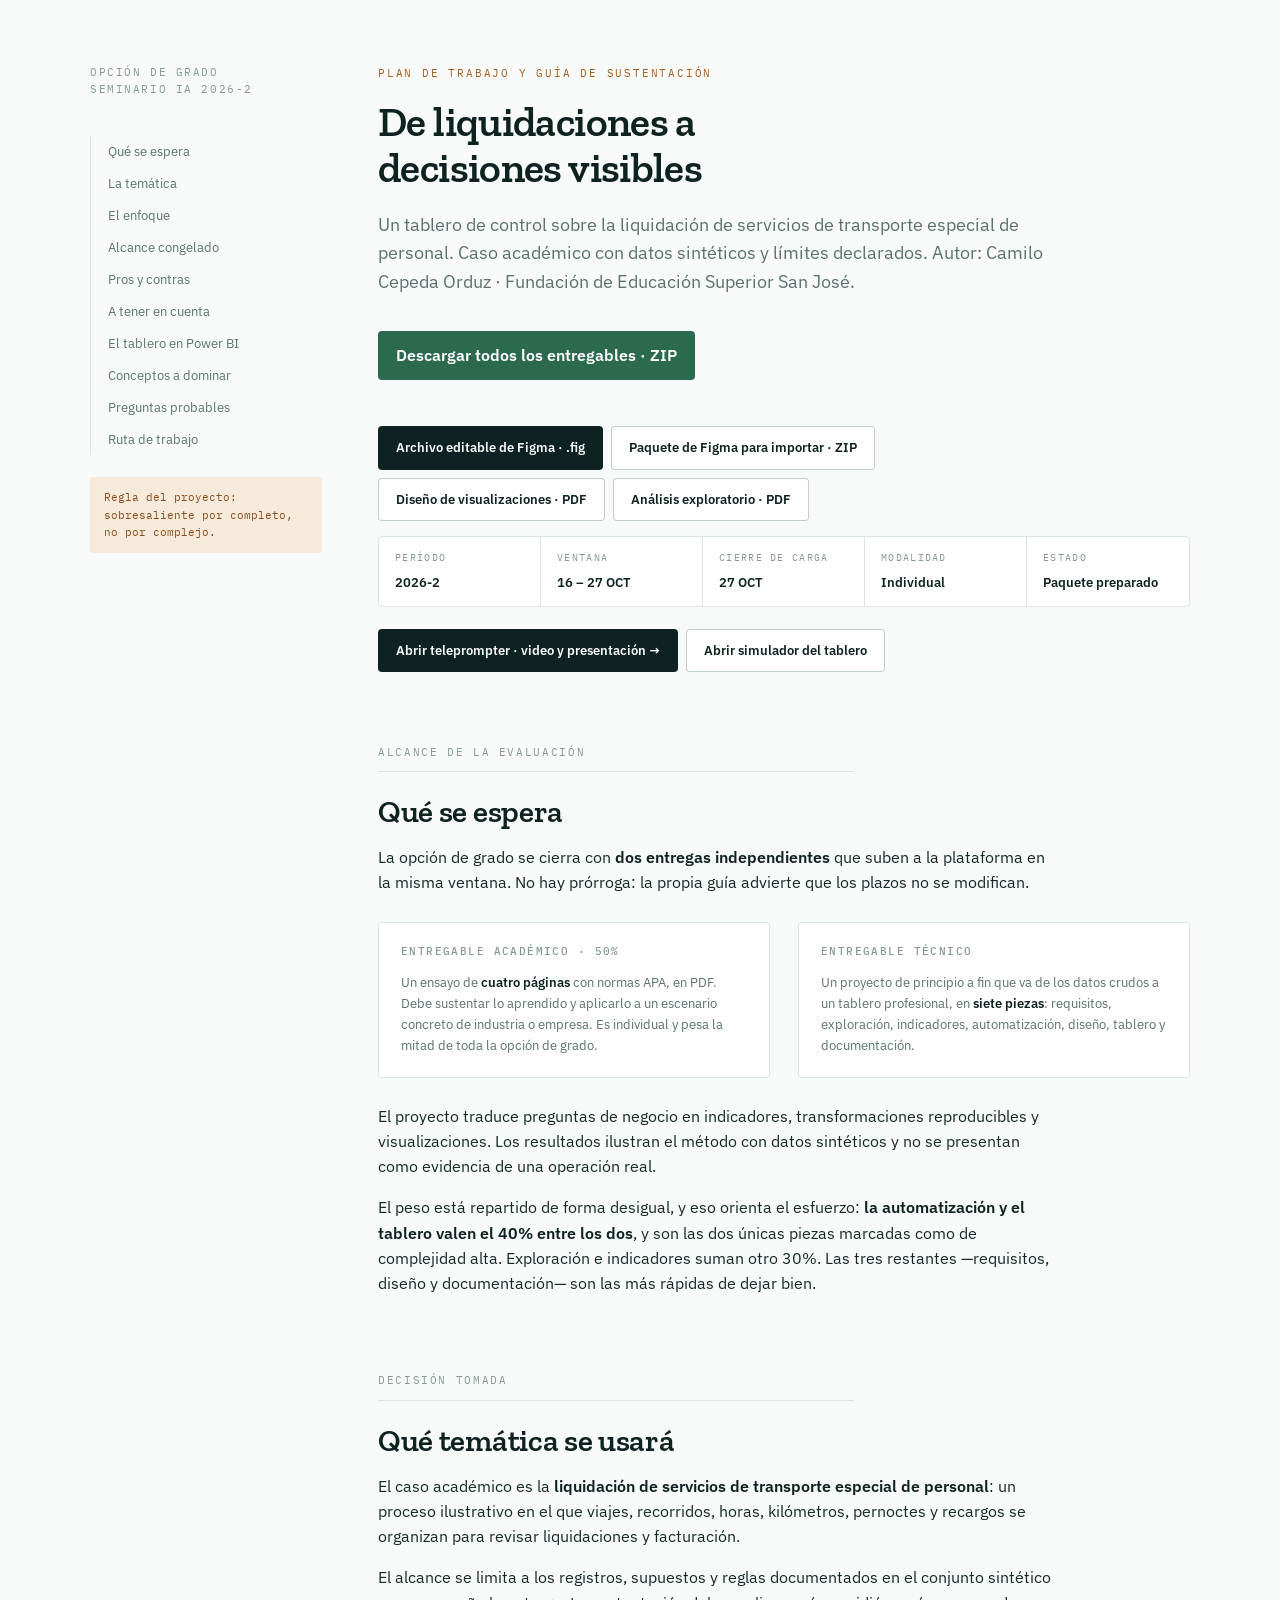
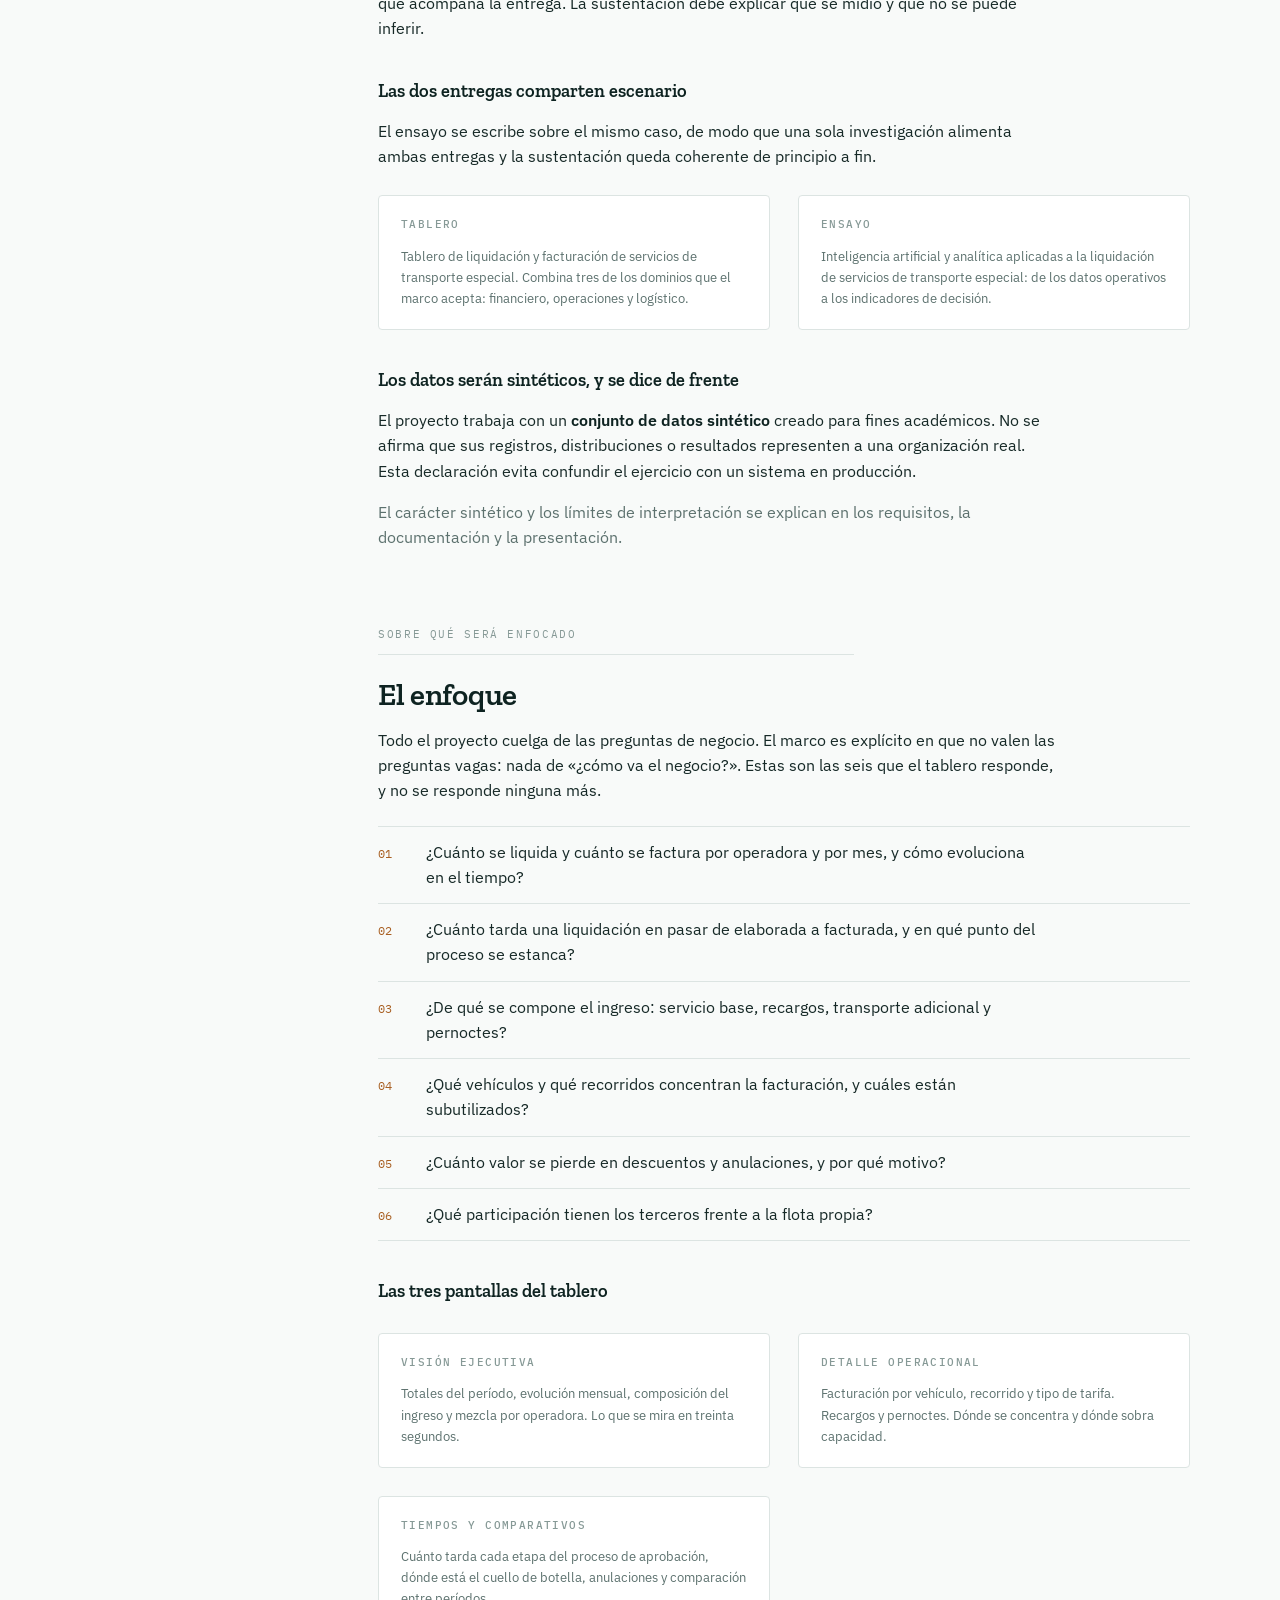
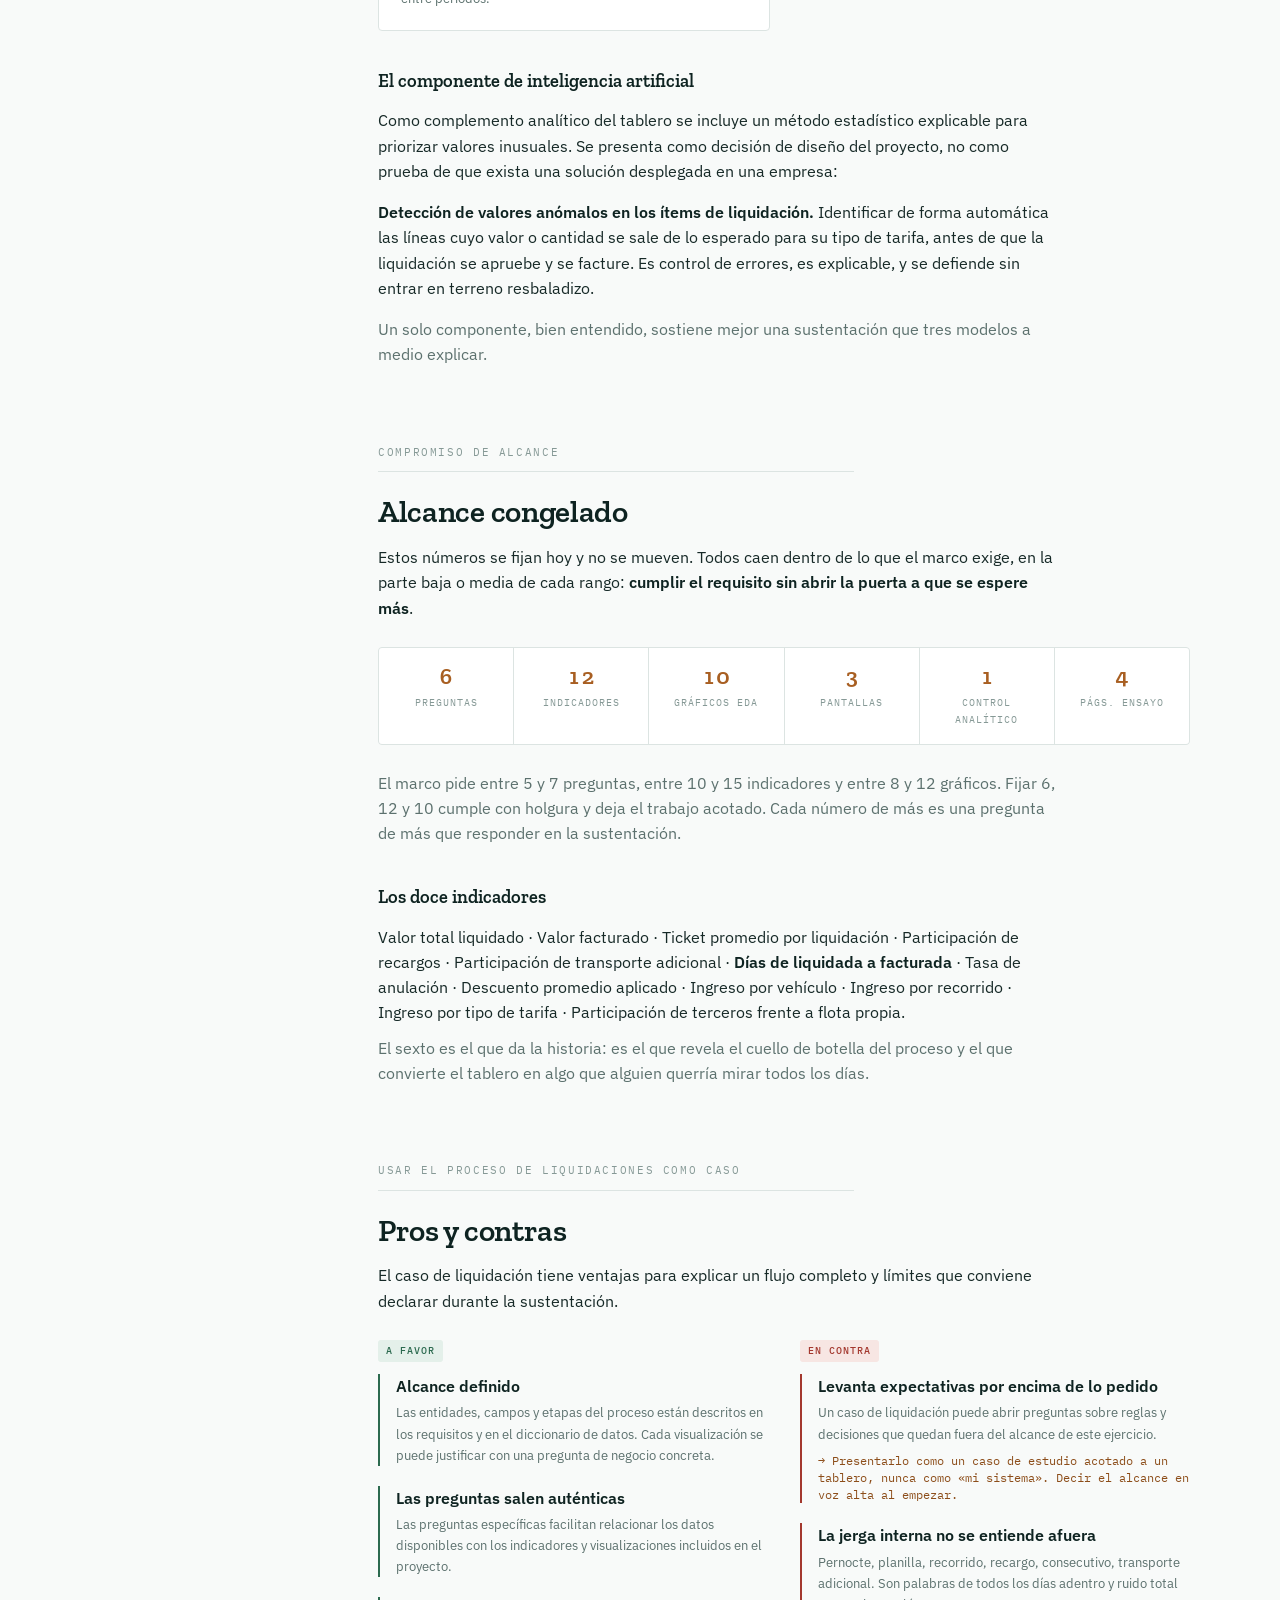
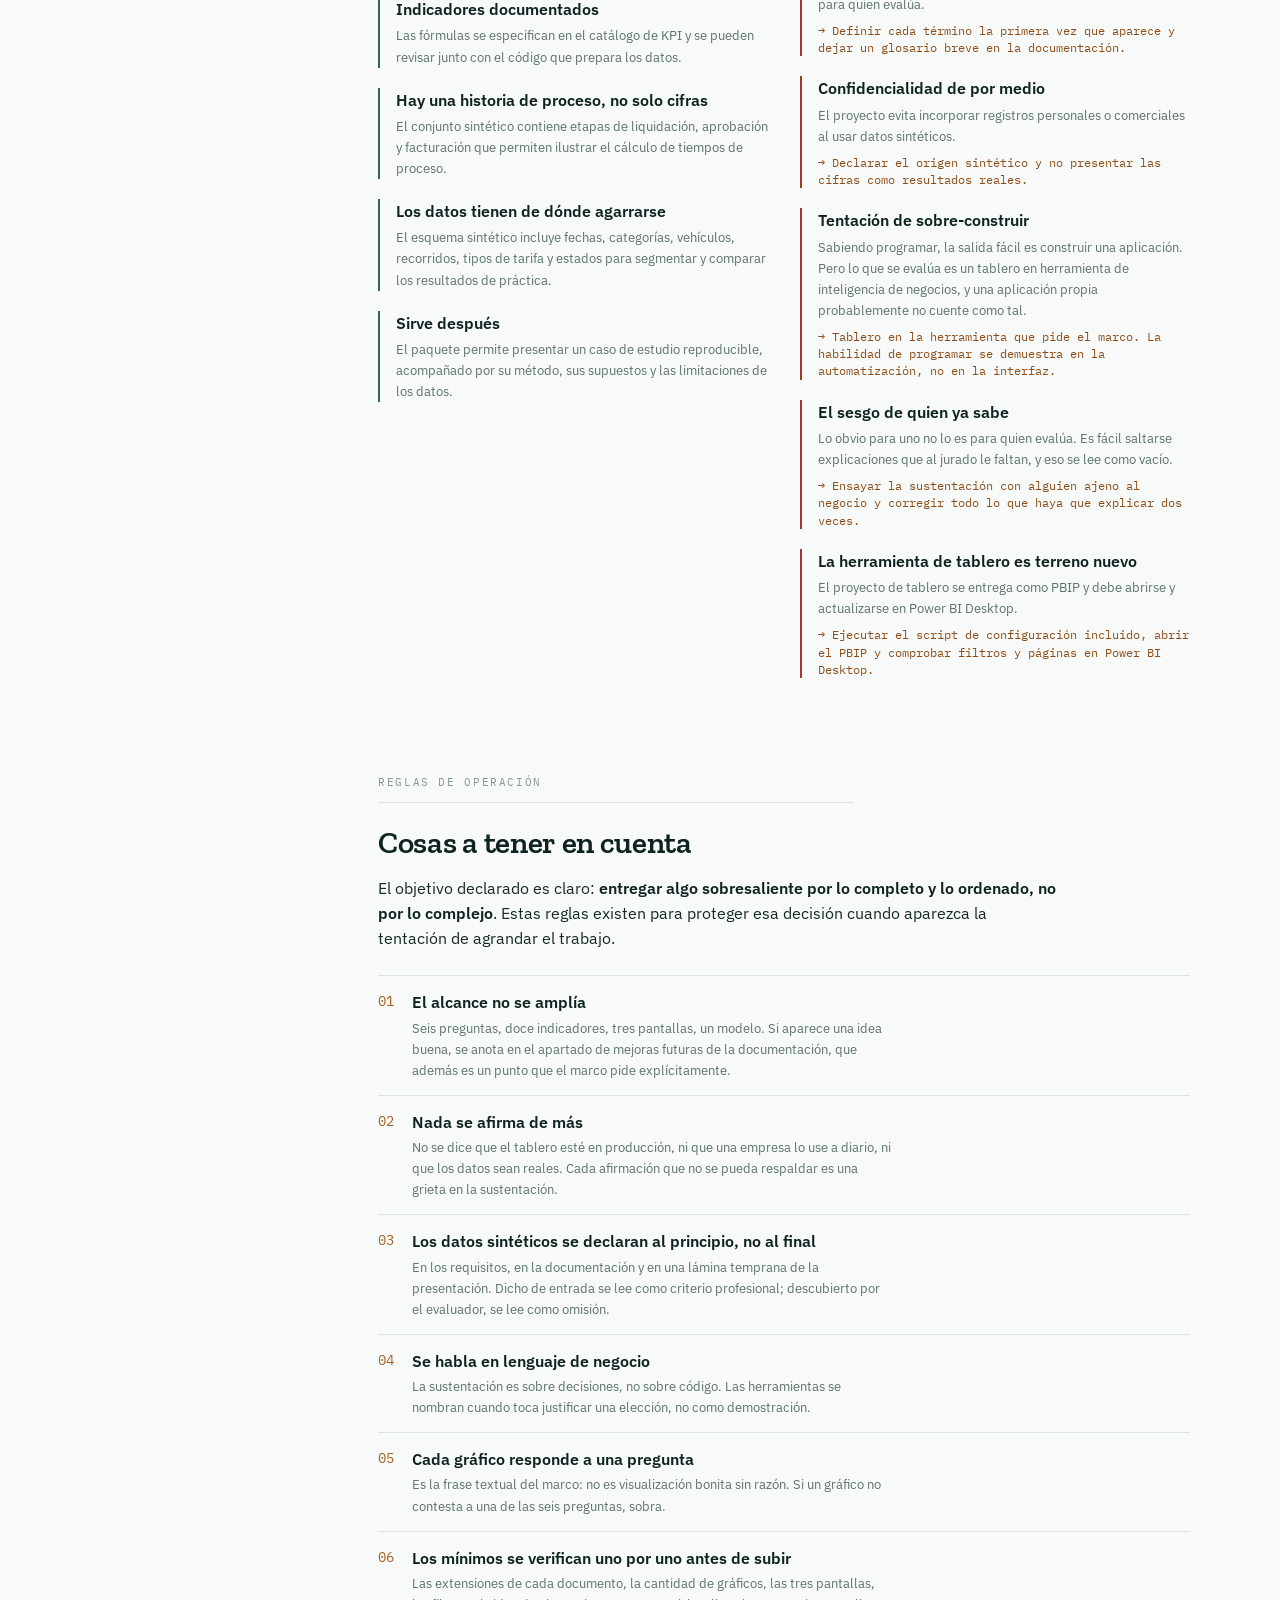
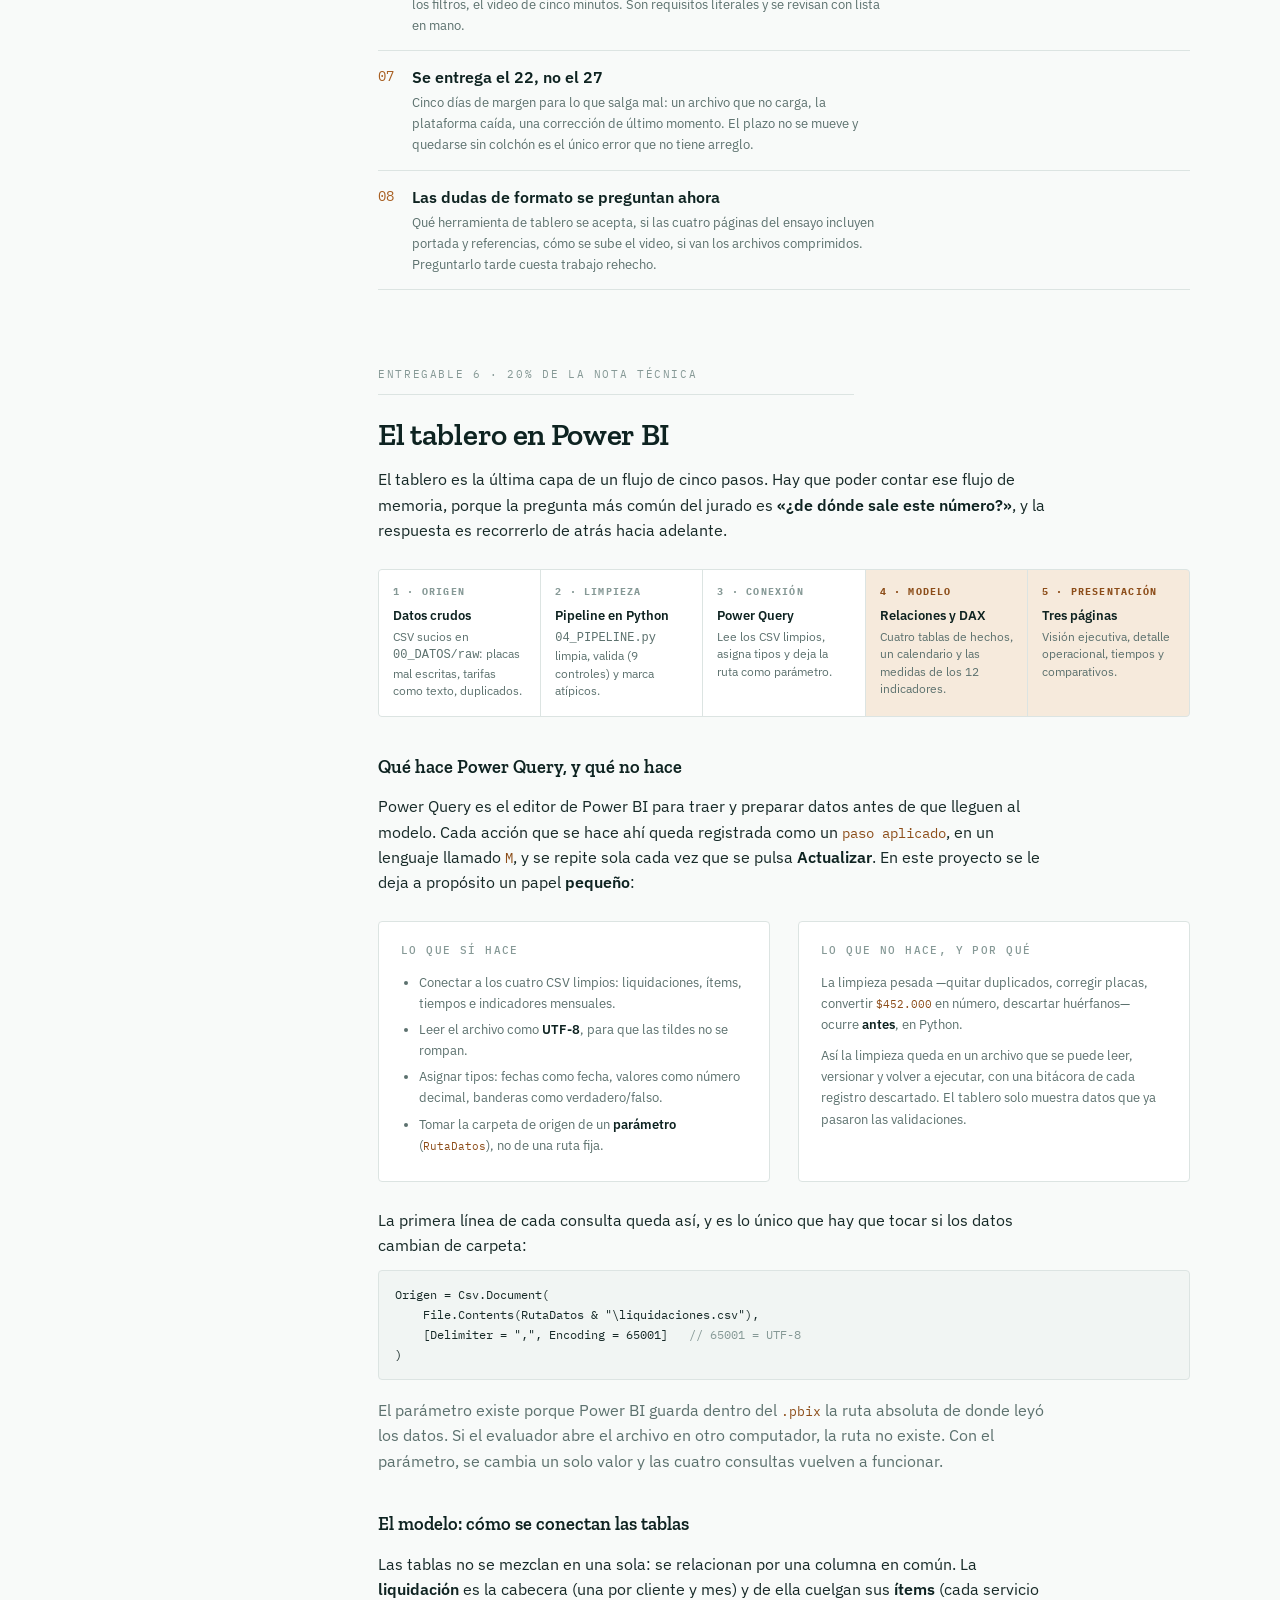
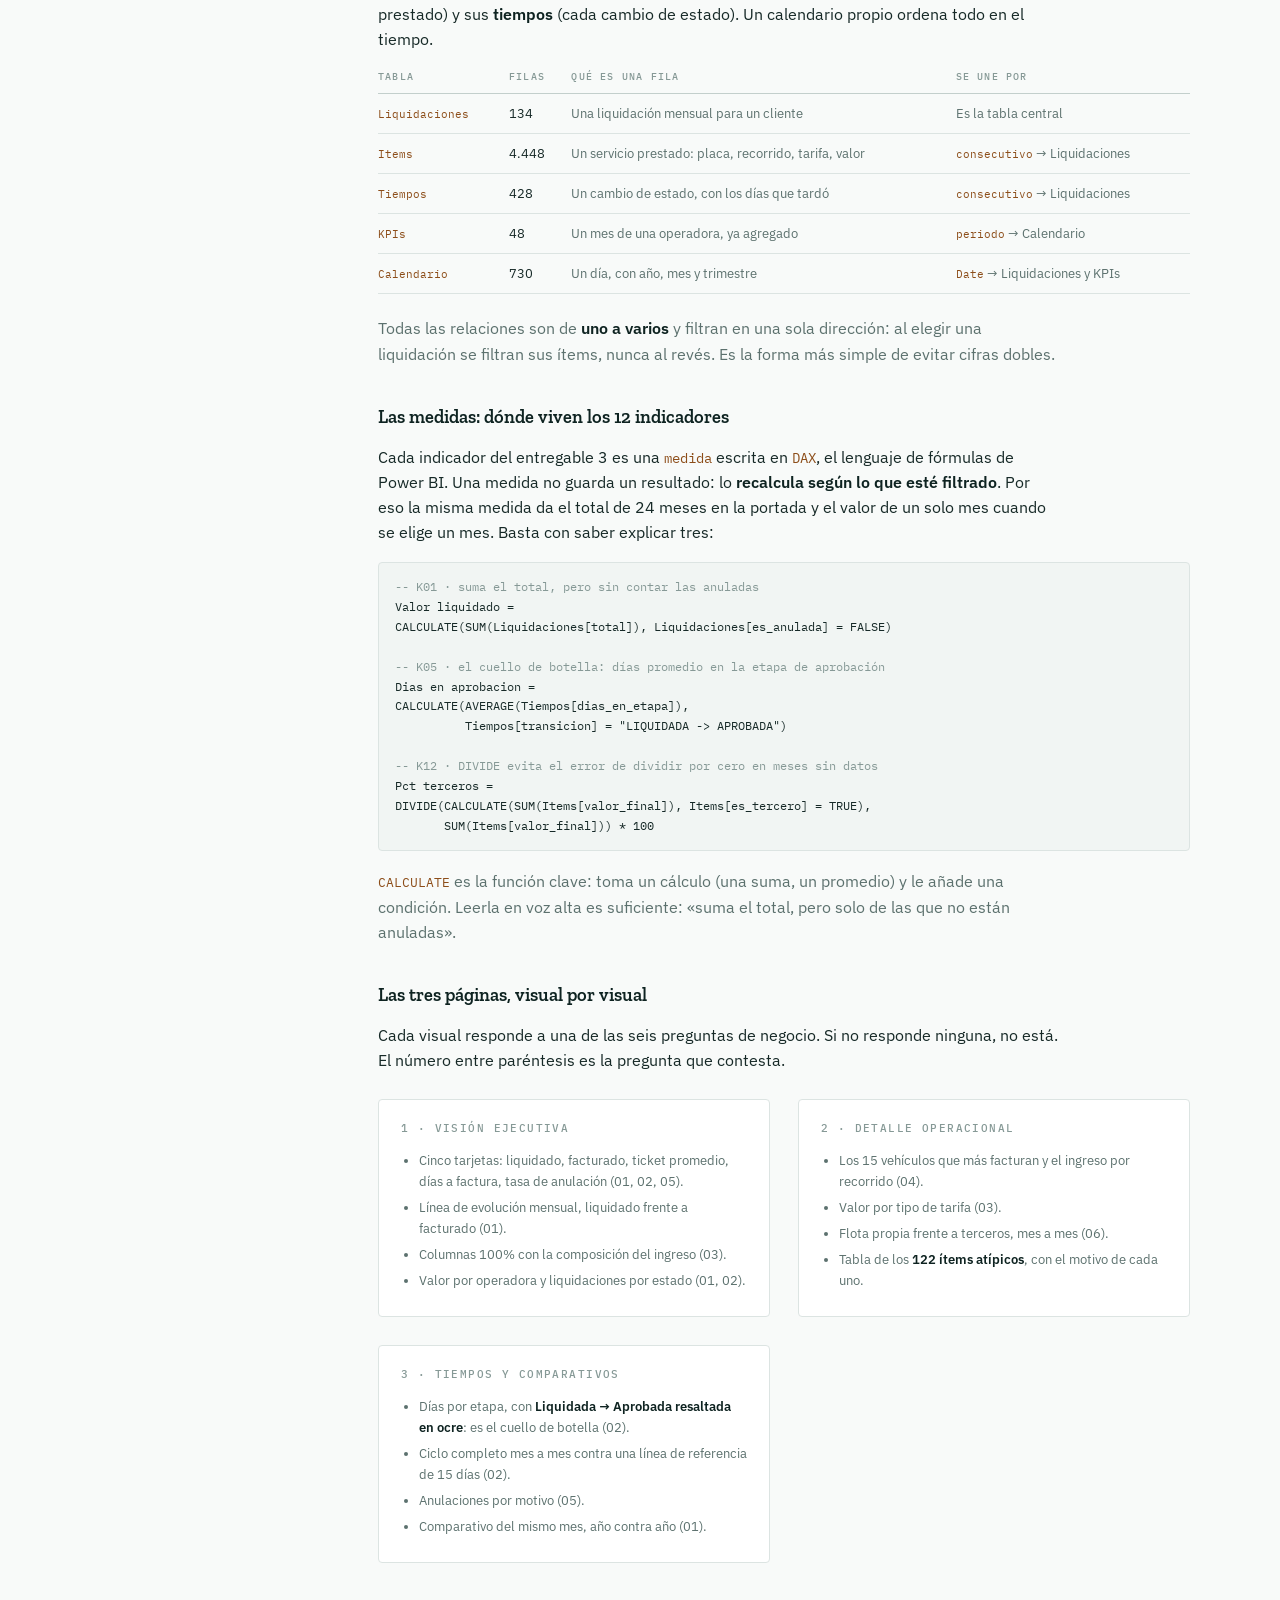
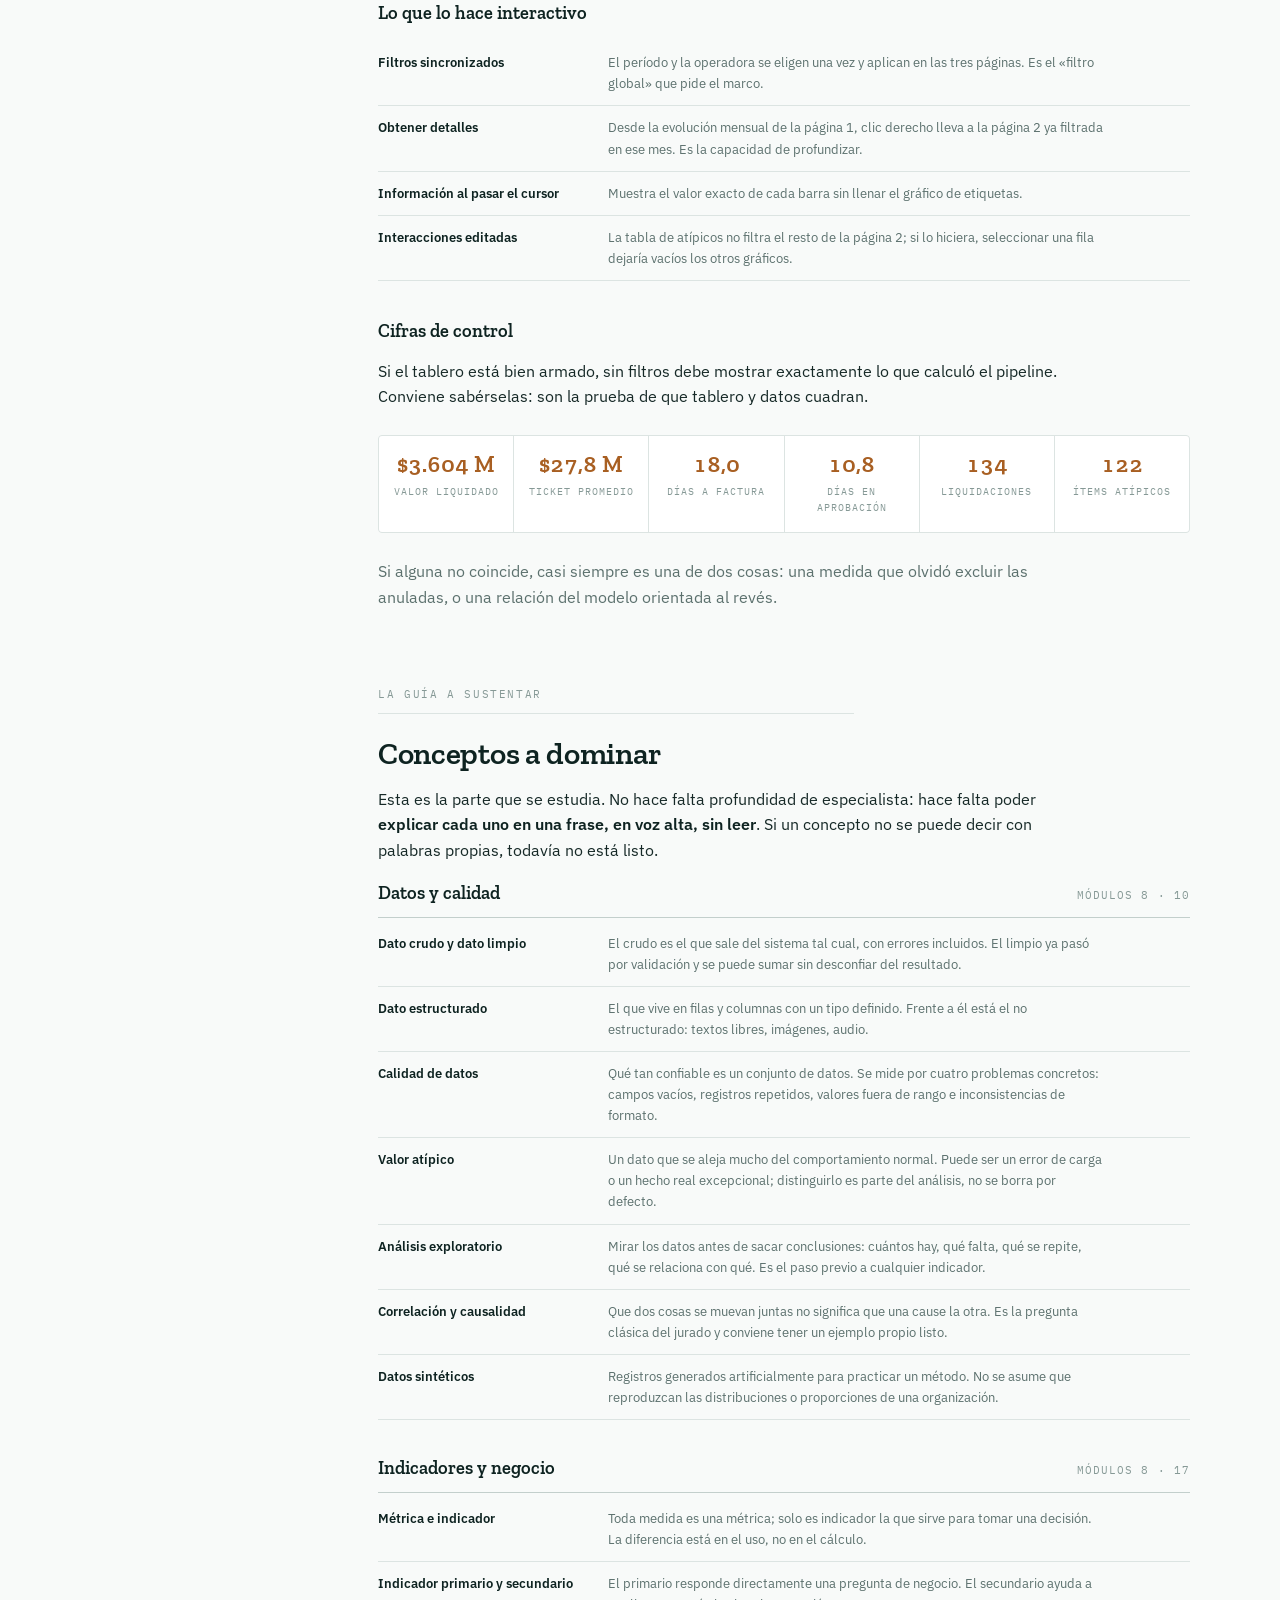
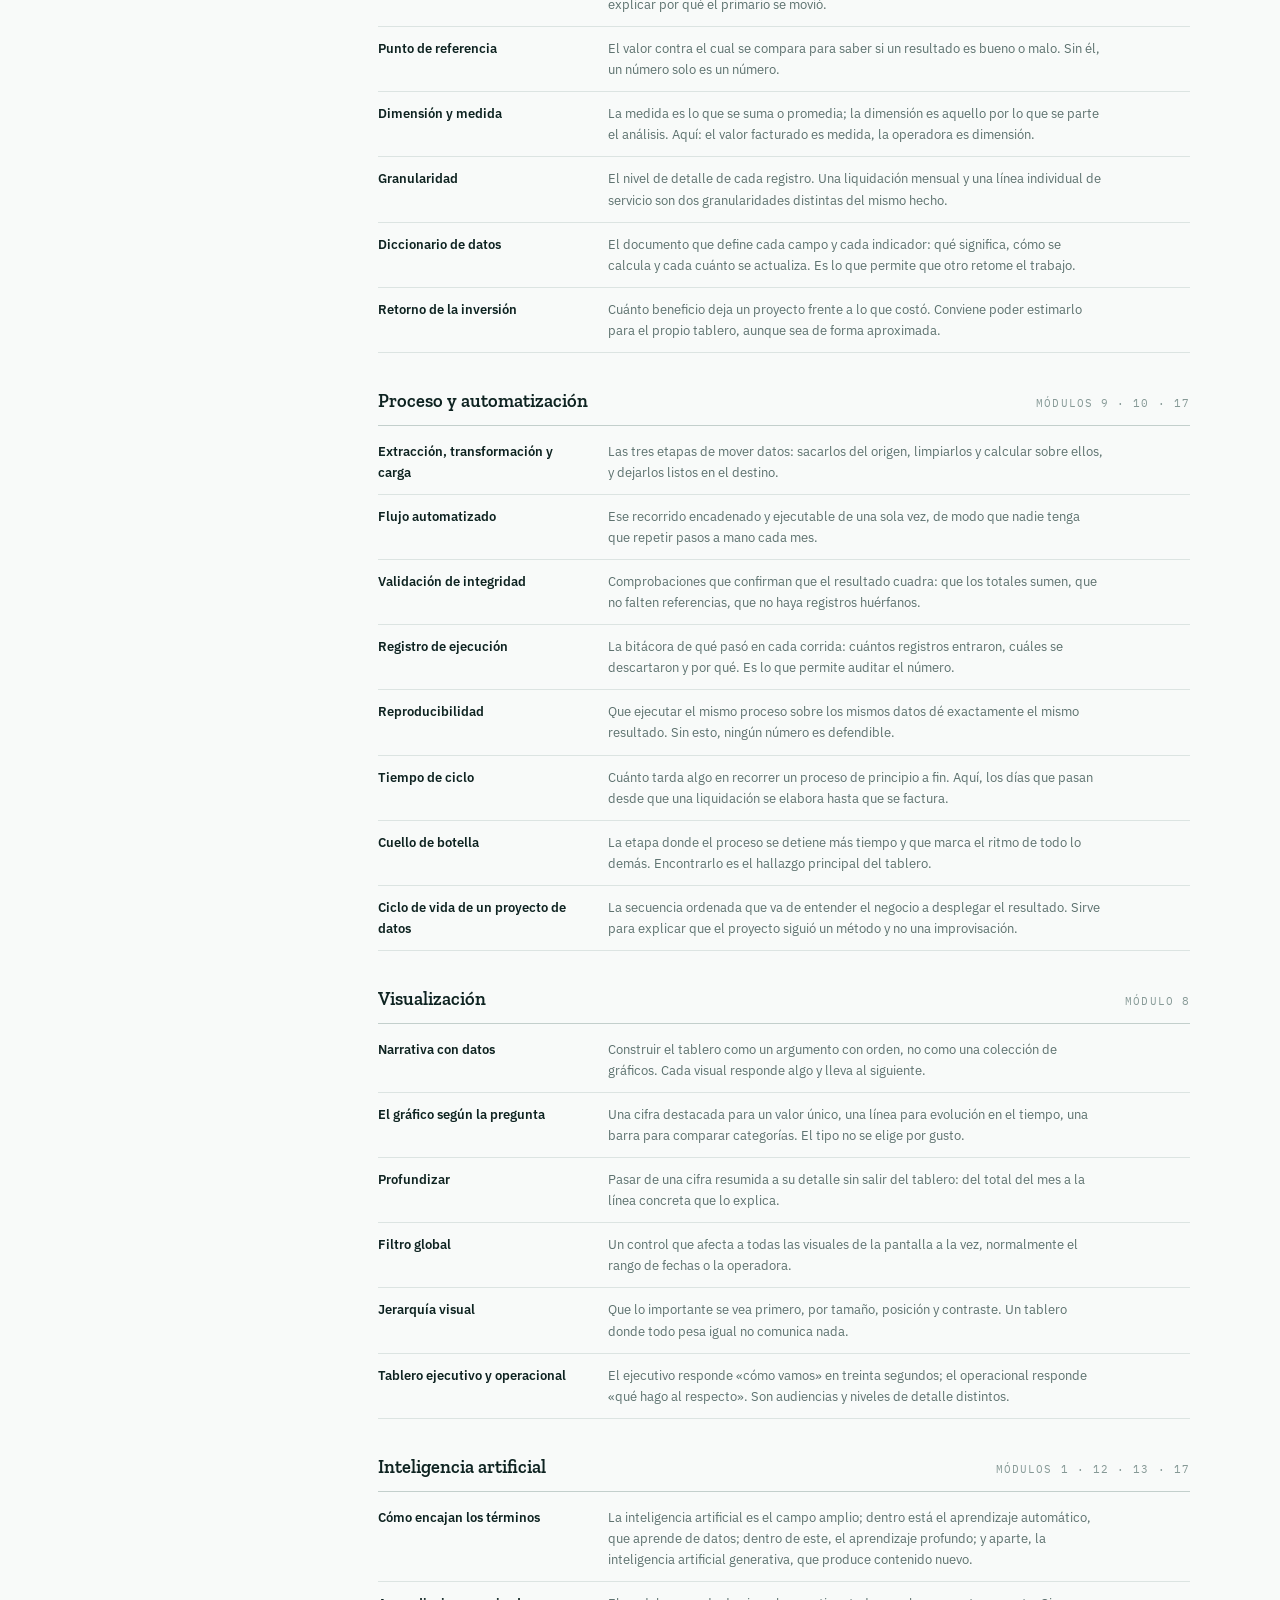
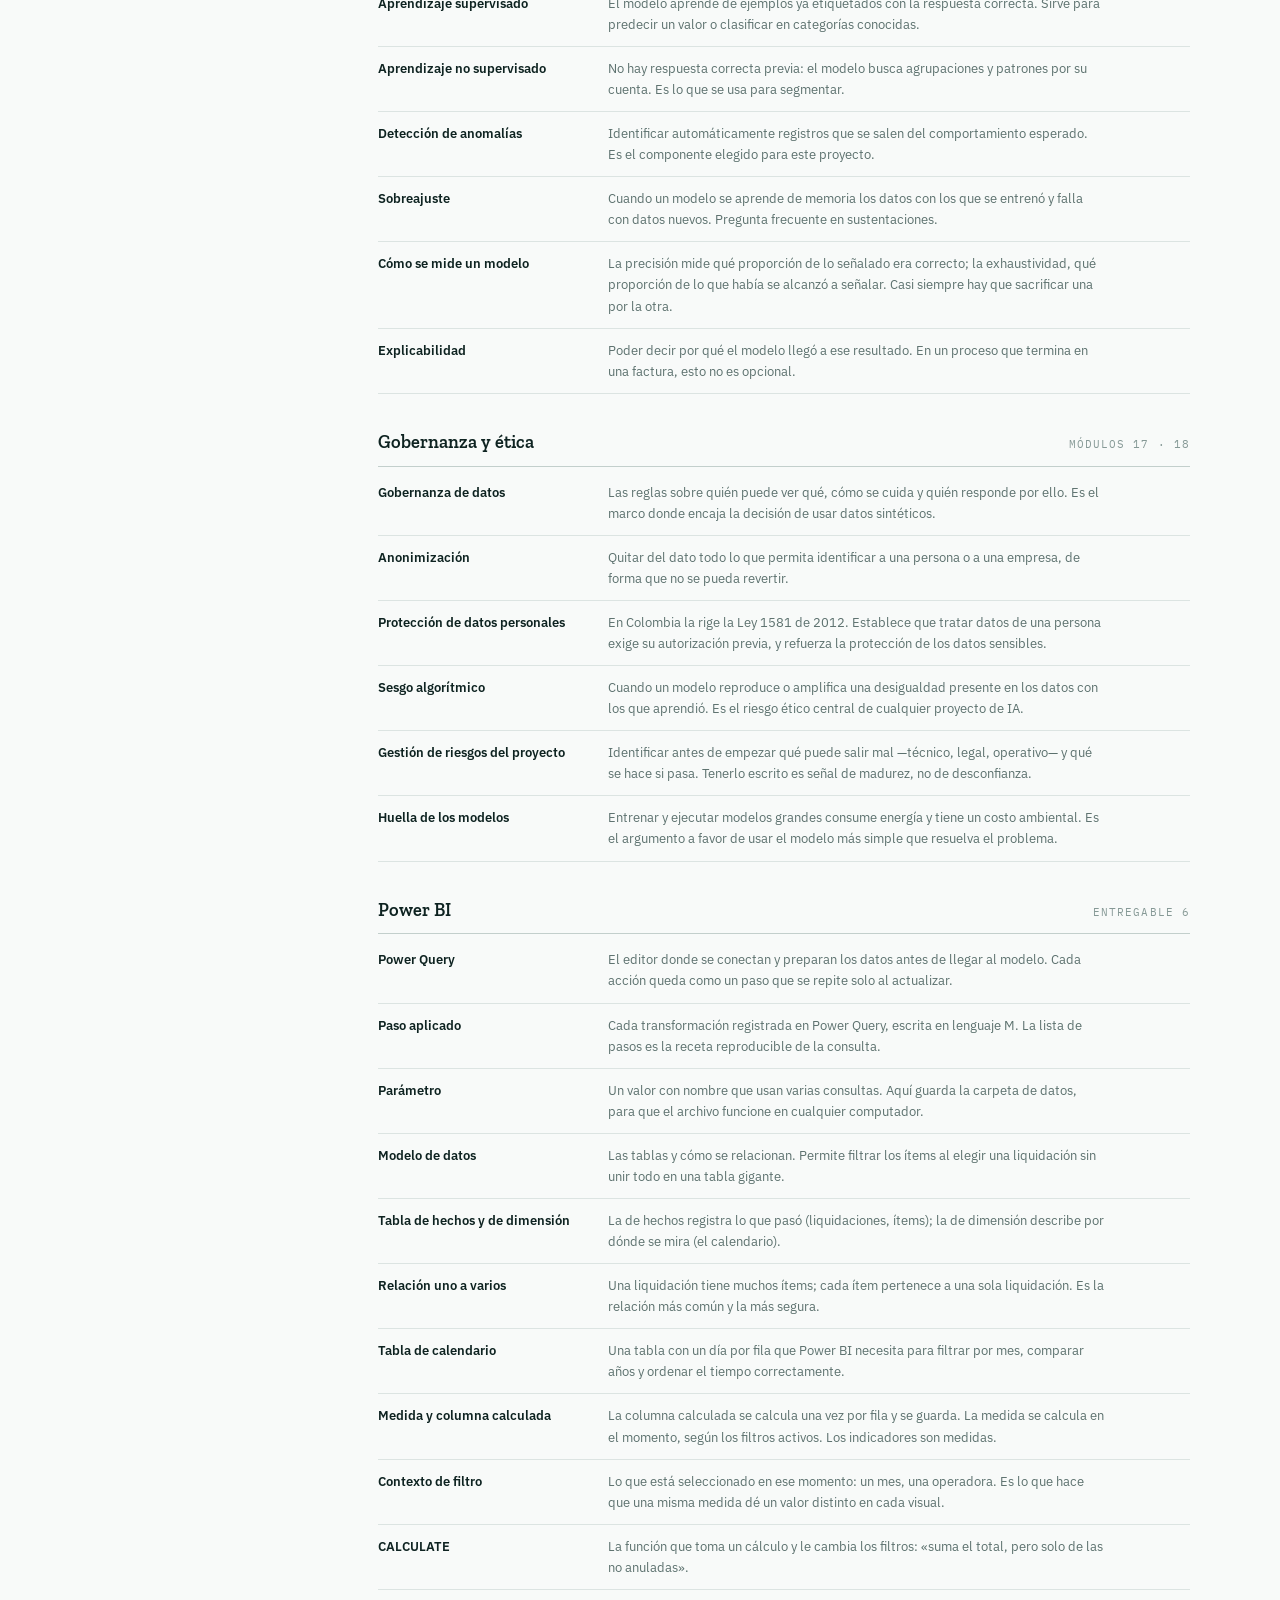
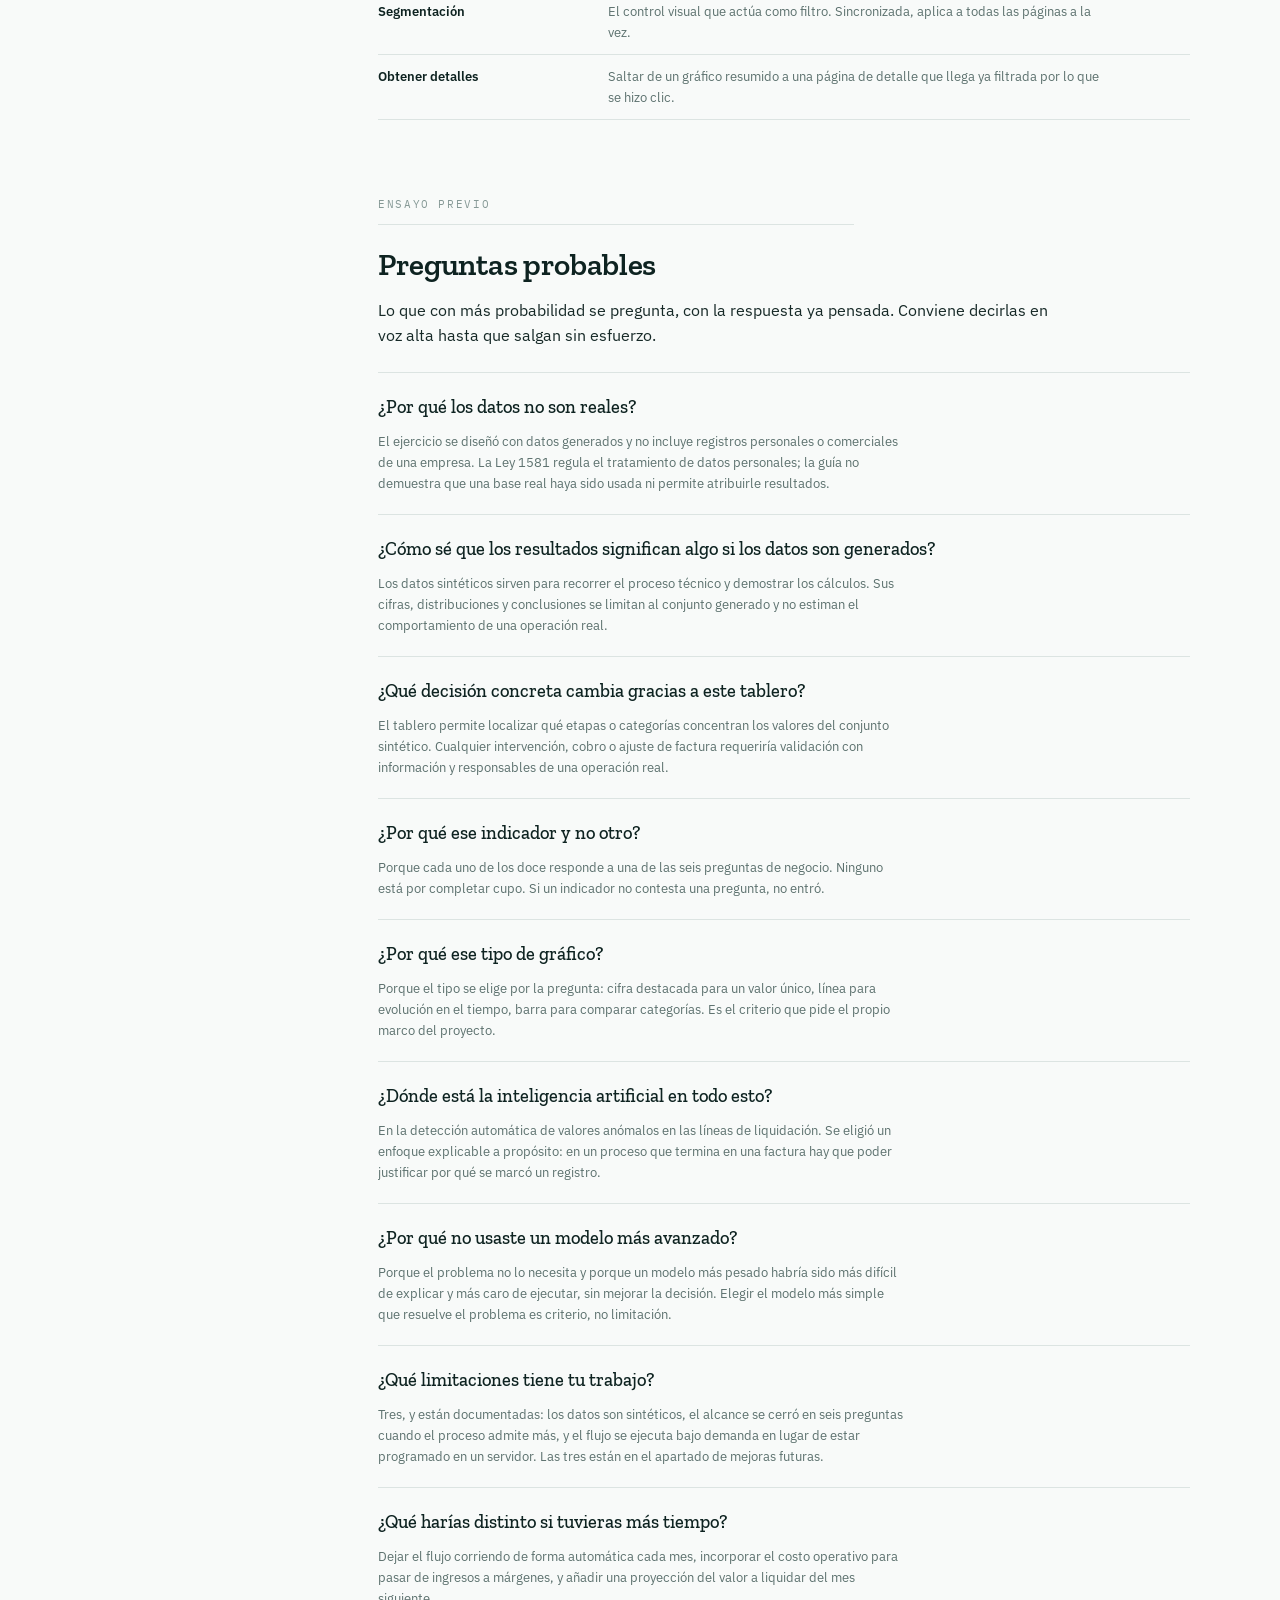
<file: index.html>
<!doctype html>
<html lang="es">
<head>
<meta charset="utf-8">
<meta name="viewport" content="width=device-width, initial-scale=1">
<title>Liquidaciones a Insights</title>
<link rel="preconnect" href="https://fonts.googleapis.com">
<link rel="preconnect" href="https://fonts.gstatic.com" crossorigin>
<link rel="stylesheet" href="https://fonts.googleapis.com/css2?family=Zilla+Slab:wght@500;600;700&family=IBM+Plex+Sans:wght@400;500;600&family=IBM+Plex+Mono:wght@400;500&display=swap">

<style>
  :root {
    --ground:      #F8FAF9;
    --panel:       #FFFFFF;
    --panel-alt:   #F1F5F3;
    --ink:         #162927;
    --ink-strong:  #0E2321;
    --muted:       #5C716E;
    --faint:       #869996;
    --line:        #DCE4E2;
    --line-strong: #C3CFCC;
    --accent:      #A85F22;
    --accent-ink:  #8C4D19;
    --accent-soft: #F6EADC;
    --pro:         #2C6A4F;
    --pro-soft:    #E4F0EA;
    --contra:      #A3382E;
    --contra-soft: #F7E6E3;
    --warn:        #8A6212;

    --display: "Zilla Slab", Georgia, "Times New Roman", serif;
    --body: "IBM Plex Sans", -apple-system, BlinkMacSystemFont, "Segoe UI", sans-serif;
    --mono: "IBM Plex Mono", ui-monospace, "SF Mono", Menlo, monospace;

    --step--1: 0.813rem;
    --step-0:  0.975rem;
    --step-1:  1.15rem;
    --step-2:  1.45rem;
    --step-3:  1.95rem;
    --step-4:  2.6rem;
  }

  @media (prefers-color-scheme: dark) {
    :root:not([data-theme="light"]) {
      --ground:      #0C1716;
      --panel:       #13201E;
      --panel-alt:   #182825;
      --ink:         #E7EEEB;
      --ink-strong:  #F3F8F6;
      --muted:       #9AADA9;
      --faint:       #7A8C89;
      --line:        #24352F;
      --line-strong: #33473F;
      --accent:      #DC9852;
      --accent-ink:  #EBB075;
      --accent-soft: #271D13;
      --pro:         #6FBF95;
      --pro-soft:    #15251D;
      --contra:      #E08479;
      --contra-soft: #281916;
      --warn:        #D3A448;
    }
  }

  :root[data-theme="dark"] {
    --ground:      #0C1716;
    --panel:       #13201E;
    --panel-alt:   #182825;
    --ink:         #E7EEEB;
    --ink-strong:  #F3F8F6;
    --muted:       #9AADA9;
    --faint:       #7A8C89;
    --line:        #24352F;
    --line-strong: #33473F;
    --accent:      #DC9852;
    --accent-ink:  #EBB075;
    --accent-soft: #271D13;
    --pro:         #6FBF95;
    --pro-soft:    #15251D;
    --contra:      #E08479;
    --contra-soft: #281916;
    --warn:        #D3A448;
  }

  * { box-sizing: border-box; }

  body {
    background: var(--ground);
    color: var(--ink);
    font-family: var(--body);
    font-size: var(--step-0);
    line-height: 1.62;
    -webkit-font-smoothing: antialiased;
  }

  .shell {
    display: grid;
    grid-template-columns: 232px minmax(0, 1fr);
    gap: 56px;
    max-width: 1180px;
    margin: 0 auto;
    padding: 0 40px 120px;
    align-items: start;
  }

  /* ─── Navegación ─────────────────────────────────────────── */

  .nav {
    position: sticky;
    top: 0;
    padding: 56px 0 40px;
    display: flex;
    flex-direction: column;
    gap: 22px;
  }

  .nav-brand {
    font-family: var(--mono);
    font-size: 0.7rem;
    letter-spacing: 0.14em;
    text-transform: uppercase;
    color: var(--faint);
    line-height: 1.5;
  }

  .nav-list {
    display: flex;
    flex-direction: column;
    gap: 1px;
    border-left: 1px solid var(--line);
  }

  .nav-list a {
    font-size: var(--step--1);
    color: var(--muted);
    text-decoration: none;
    padding: 5px 0 5px 16px;
    margin-left: -1px;
    border-left: 2px solid transparent;
    transition: color 0.15s, border-color 0.15s;
  }

  .nav-list a:hover { color: var(--ink); }

  .nav-list a.current {
    color: var(--ink-strong);
    font-weight: 600;
    border-left-color: var(--accent);
  }

  .nav-rule {
    font-family: var(--mono);
    font-size: 0.7rem;
    line-height: 1.55;
    color: var(--accent-ink);
    background: var(--accent-soft);
    border-radius: 3px;
    padding: 12px 14px;
  }

  /* ─── Cabecera tipo liquidación ──────────────────────────── */

  .main { padding-top: 56px; min-width: 0; }

  .masthead { margin-bottom: 72px; }

  .eyebrow {
    font-family: var(--mono);
    font-size: 0.7rem;
    letter-spacing: 0.16em;
    text-transform: uppercase;
    color: var(--accent);
    margin: 0 0 18px;
  }

  h1 {
    font-family: var(--display);
    font-weight: 600;
    font-size: var(--step-4);
    line-height: 1.1;
    letter-spacing: -0.015em;
    color: var(--ink-strong);
    text-wrap: balance;
    margin: 0 0 18px;
    max-width: 16ch;
  }

  .lede {
    font-size: var(--step-1);
    line-height: 1.55;
    color: var(--muted);
    max-width: 62ch;
    margin: 0 0 36px;
  }

  .download-cta {
    display: inline-block;
    color: var(--panel);
    background: var(--pro);
    padding: 12px 18px;
    border-radius: 4px;
    font-weight: 600;
    text-decoration: none;
    margin: 0 0 24px;
  }

  .download-cta:hover { filter: brightness(0.92); }

  .docblock {
    display: grid;
    grid-template-columns: repeat(auto-fit, minmax(128px, 1fr));
    border: 1px solid var(--line);
    border-radius: 4px;
    background: var(--panel);
    overflow: hidden;
  }

  .docblock div {
    padding: 13px 16px;
    border-right: 1px solid var(--line);
  }

  .docblock div:last-child { border-right: none; }

  .docblock dt {
    font-family: var(--mono);
    font-size: 0.63rem;
    letter-spacing: 0.13em;
    text-transform: uppercase;
    color: var(--faint);
    margin: 0 0 5px;
  }

  .docblock dd {
    margin: 0;
    font-size: var(--step--1);
    font-weight: 600;
    color: var(--ink-strong);
    font-variant-numeric: tabular-nums;
  }

  /* ─── Secciones ──────────────────────────────────────────── */

  section { scroll-margin-top: 28px; margin-bottom: 76px; }

  .sec-label {
    font-family: var(--mono);
    font-size: 0.68rem;
    letter-spacing: 0.15em;
    text-transform: uppercase;
    color: var(--faint);
    padding-bottom: 10px;
    border-bottom: 1px solid var(--line);
    margin: 0 0 22px;
  }

  h2 {
    font-family: var(--display);
    font-weight: 600;
    font-size: var(--step-3);
    line-height: 1.18;
    letter-spacing: -0.01em;
    color: var(--ink-strong);
    text-wrap: balance;
    margin: 0 0 14px;
  }

  h3 {
    font-family: var(--display);
    font-weight: 600;
    font-size: var(--step-1);
    color: var(--ink-strong);
    margin: 36px 0 12px;
  }

  p { max-width: 68ch; margin: 0 0 16px; }
  p.tight { margin-bottom: 10px; }
  .muted { color: var(--muted); }

  strong { font-weight: 600; color: var(--ink-strong); }

  em.term {
    font-style: normal;
    font-family: var(--mono);
    font-size: 0.87em;
    color: var(--accent-ink);
  }

  /* ─── Piezas reutilizables ───────────────────────────────── */

  .split {
    display: grid;
    grid-template-columns: repeat(auto-fit, minmax(260px, 1fr));
    gap: 28px;
    margin: 26px 0;
  }

  .stack { display: flex; flex-direction: column; gap: 14px; }

  .panel {
    background: var(--panel);
    border: 1px solid var(--line);
    border-radius: 4px;
    padding: 20px 22px;
  }

  .panel h4 {
    font-family: var(--mono);
    font-size: 0.68rem;
    letter-spacing: 0.13em;
    text-transform: uppercase;
    color: var(--faint);
    margin: 0 0 12px;
    font-weight: 500;
  }

  .panel p { margin: 0; font-size: var(--step--1); }

  /* Lista de preguntas de negocio */
  .qlist { list-style: none; margin: 22px 0; padding: 0; display: flex; flex-direction: column; gap: 0; }

  .qlist li {
    display: grid;
    grid-template-columns: 34px minmax(0, 1fr);
    gap: 14px;
    padding: 13px 0;
    border-bottom: 1px solid var(--line);
    align-items: baseline;
  }

  .qlist li:first-child { border-top: 1px solid var(--line); }

  .qlist .n {
    font-family: var(--mono);
    font-size: 0.72rem;
    color: var(--accent);
    font-variant-numeric: tabular-nums;
  }

  .qlist .q { max-width: 62ch; }

  /* Tira de alcance congelado */
  .specs {
    display: grid;
    grid-template-columns: repeat(auto-fit, minmax(104px, 1fr));
    gap: 1px;
    background: var(--line);
    border: 1px solid var(--line);
    border-radius: 4px;
    overflow: hidden;
    margin: 26px 0;
  }

  .specs div { background: var(--panel); padding: 16px 14px; text-align: center; }

  .specs .fig {
    font-family: var(--display);
    font-size: var(--step-2);
    font-weight: 600;
    color: var(--accent);
    font-variant-numeric: tabular-nums;
    line-height: 1.1;
    display: block;
  }

  .specs .cap {
    font-family: var(--mono);
    font-size: 0.63rem;
    letter-spacing: 0.1em;
    text-transform: uppercase;
    color: var(--faint);
    margin-top: 6px;
    display: block;
  }

  /* Pros y contras */
  .balance { display: grid; grid-template-columns: repeat(auto-fit, minmax(300px, 1fr)); gap: 32px; margin-top: 26px; }

  .bcol h3 { margin-top: 0; display: flex; align-items: center; gap: 9px; }

  .tag {
    font-family: var(--mono);
    font-size: 0.63rem;
    letter-spacing: 0.1em;
    text-transform: uppercase;
    padding: 3px 8px;
    border-radius: 3px;
    font-weight: 500;
  }

  .tag.up { background: var(--pro-soft); color: var(--pro); }
  .tag.down { background: var(--contra-soft); color: var(--contra); }

  .bitem { border-left: 2px solid var(--line-strong); padding: 0 0 0 16px; margin-bottom: 20px; }
  .bcol.up .bitem { border-left-color: var(--pro); }
  .bcol.down .bitem { border-left-color: var(--contra); }

  .bitem b { display: block; font-weight: 600; color: var(--ink-strong); margin-bottom: 3px; }
  .bitem p { font-size: var(--step--1); color: var(--muted); margin: 0; max-width: 54ch; }

  .fix {
    display: block;
    font-family: var(--mono);
    font-size: 0.72rem;
    line-height: 1.5;
    color: var(--accent-ink);
    margin-top: 7px;
    max-width: 54ch;
  }

  /* Reglas de alcance */
  .rules { list-style: none; margin: 24px 0 0; padding: 0; }

  .rules li {
    display: grid;
    grid-template-columns: 22px minmax(0, 1fr);
    gap: 12px;
    padding: 14px 0;
    border-bottom: 1px solid var(--line);
  }

  .rules li:first-child { border-top: 1px solid var(--line); }
  .rules .mark { color: var(--accent); font-family: var(--mono); font-size: 0.85rem; line-height: 1.7; }
  .rules b { display: block; color: var(--ink-strong); font-weight: 600; }
  .rules p { margin: 2px 0 0; font-size: var(--step--1); color: var(--muted); max-width: 60ch; }

  /* Conceptos */
  .cgroup { margin-bottom: 34px; }

  .cgroup > header {
    display: flex;
    align-items: baseline;
    justify-content: space-between;
    gap: 16px;
    border-bottom: 1px solid var(--line-strong);
    padding-bottom: 8px;
    margin-bottom: 4px;
  }

  .cgroup > header h3 { margin: 0; font-size: var(--step-1); }

  .cgroup > header span {
    font-family: var(--mono);
    font-size: 0.68rem;
    letter-spacing: 0.1em;
    text-transform: uppercase;
    color: var(--faint);
    white-space: nowrap;
  }

  .concepts { margin: 0; }

  .concepts div {
    padding: 11px 0;
    border-bottom: 1px solid var(--line);
    display: grid;
    grid-template-columns: minmax(150px, 210px) minmax(0, 1fr);
    gap: 20px;
    align-items: baseline;
  }

  .concepts dt { font-weight: 600; color: var(--ink-strong); font-size: var(--step--1); }
  .concepts dd { margin: 0; font-size: var(--step--1); color: var(--muted); max-width: 62ch; }

  /* Preguntas del jurado */
  .qa { border-top: 1px solid var(--line); margin-top: 24px; }

  .qa article { padding: 20px 0; border-bottom: 1px solid var(--line); }

  .qa h3 {
    margin: 0 0 8px;
    font-size: var(--step-1);
    font-weight: 500;
    color: var(--ink-strong);
    max-width: 60ch;
  }

  .qa p { font-size: var(--step--1); color: var(--muted); margin: 0; max-width: 66ch; }
  .qa p + p { margin-top: 8px; }

  /* Ruta */
  .route { margin: 26px 0 0; }

  .route .leg {
    display: grid;
    grid-template-columns: 92px minmax(0, 1fr);
    gap: 22px;
    padding: 16px 0;
    border-bottom: 1px solid var(--line);
  }

  .route .leg:first-child { border-top: 1px solid var(--line); }

  .route .when {
    font-family: var(--mono);
    font-size: 0.72rem;
    color: var(--faint);
    line-height: 1.5;
    font-variant-numeric: tabular-nums;
  }

  .route .when b { display: block; color: var(--accent); font-weight: 500; }
  .route .what b { display: block; color: var(--ink-strong); font-weight: 600; margin-bottom: 3px; }
  .route .what p { margin: 0; font-size: var(--step--1); color: var(--muted); max-width: 58ch; }

  .route .leg.final .when b { color: var(--contra); }

  /* Cierre */
  .closing {
    border: 1px solid var(--line-strong);
    border-radius: 4px;
    padding: 32px 34px;
    background: var(--panel);
  }

  .closing p:last-child { margin-bottom: 0; }

  .closing .big {
    font-family: var(--display);
    font-size: var(--step-2);
    font-weight: 600;
    line-height: 1.3;
    color: var(--ink-strong);
    max-width: 30ch;
    text-wrap: balance;
    margin-bottom: 14px;
  }


  /* Tablero: flujo, código y tablas */
  .flow {
    display: grid;
    grid-template-columns: repeat(5, minmax(0, 1fr));
    gap: 1px;
    background: var(--line);
    border: 1px solid var(--line);
    border-radius: 4px;
    overflow: hidden;
    margin: 26px 0;
    counter-reset: paso;
  }

  .flow div { background: var(--panel); padding: 14px 14px 16px; }
  .flow div.here { background: var(--accent-soft); }

  .flow b {
    display: block;
    font-family: var(--mono);
    font-size: 0.63rem;
    letter-spacing: 0.12em;
    text-transform: uppercase;
    color: var(--faint);
    margin-bottom: 6px;
  }

  .flow div.here b { color: var(--accent-ink); }
  .flow span { display: block; font-weight: 600; color: var(--ink-strong); font-size: var(--step--1); line-height: 1.35; }
  .flow small { display: block; font-size: 0.75rem; color: var(--muted); margin-top: 4px; line-height: 1.45; }

  pre.code {
    font-family: var(--mono);
    font-size: 0.78rem;
    line-height: 1.6;
    background: var(--panel-alt);
    border: 1px solid var(--line);
    border-radius: 4px;
    padding: 14px 16px;
    margin: 12px 0 18px;
    overflow-x: auto;
    color: var(--ink);
    max-width: 100%;
  }

  pre.code .c { color: var(--faint); }

  .tbl-wrap { overflow-x: auto; margin: 14px 0 22px; }

  table.tbl {
    border-collapse: collapse;
    width: 100%;
    font-size: var(--step--1);
    font-variant-numeric: tabular-nums;
  }

  .tbl th {
    font-family: var(--mono);
    font-size: 0.63rem;
    letter-spacing: 0.12em;
    text-transform: uppercase;
    color: var(--faint);
    font-weight: 500;
    text-align: left;
    padding: 0 14px 8px 0;
    border-bottom: 1px solid var(--line-strong);
  }

  .tbl td { padding: 9px 14px 9px 0; border-bottom: 1px solid var(--line); vertical-align: top; color: var(--ink); }
  .tbl td.muted { color: var(--muted); }
  .tbl code, .panel code, p code { font-family: var(--mono); font-size: 0.85em; color: var(--accent-ink); }

  .panel ul { margin: 0; padding-left: 18px; font-size: var(--step--1); color: var(--muted); }
  .panel ul li { margin-bottom: 5px; }
  .panel p { font-size: var(--step--1); color: var(--muted); margin-bottom: 10px; }
  .panel p:last-child { margin-bottom: 0; }

  @media (max-width: 880px) {
    .flow { grid-template-columns: minmax(0, 1fr); }
  }

  .cta-row { display: flex; flex-wrap: wrap; gap: 8px; margin: 22px 0 0; }
  .cta {
    display: inline-block;
    background: var(--ink-strong);
    color: var(--ground);
    text-decoration: none;
    font-weight: 600;
    font-size: var(--step--1);
    padding: 11px 18px;
    border-radius: 4px;
  }
  .cta:hover { background: var(--accent-ink); color: #fff; }
  .cta + .cta { background: var(--panel); color: var(--ink-strong); box-shadow: inset 0 0 0 1px var(--line-strong); }
  .cta + .cta:hover { background: var(--ground); color: var(--ink-strong); }

  a { color: var(--accent-ink); }

  :focus-visible { outline: 2px solid var(--accent); outline-offset: 3px; border-radius: 2px; }

  @media (max-width: 880px) {
    .shell { grid-template-columns: minmax(0, 1fr); gap: 0; padding: 0 22px 80px; }
    .nav {
      padding: 20px 0 16px;
      background: var(--ground);
      border-bottom: 1px solid var(--line);
      z-index: 10;
      gap: 12px;
    }
    .nav-brand, .nav-rule { display: none; }
    .nav-list {
      flex-direction: row;
      overflow-x: auto;
      border-left: none;
      gap: 6px;
      padding-bottom: 2px;
      scrollbar-width: thin;
    }
    .nav-list a {
      padding: 5px 11px;
      border: 1px solid var(--line);
      border-radius: 100px;
      white-space: nowrap;
      margin-left: 0;
    }
    .nav-list a.current { border-color: var(--accent); border-left-color: var(--accent); }
    .main { padding-top: 34px; }
    .masthead { margin-bottom: 52px; }
    .concepts div { grid-template-columns: minmax(0, 1fr); gap: 3px; }
    .route .leg { grid-template-columns: minmax(0, 1fr); gap: 6px; }
  }

  @media (prefers-reduced-motion: reduce) {
    * { transition: none !important; animation: none !important; }
  }

  @media print {
    .nav { display: none; }
    .shell { grid-template-columns: 1fr; padding: 0; max-width: none; }
    section { break-inside: avoid; margin-bottom: 34px; }
    body { background: #fff; color: #000; }
  }
</style>
</head>
<body>

<div class="shell">

  <nav class="nav">
    <p class="nav-brand">Opción de grado<br>Seminario IA 2026-2</p>
    <div class="nav-list">
      <a href="#panorama">Qué se espera</a>
      <a href="#tematica">La temática</a>
      <a href="#enfoque">El enfoque</a>
      <a href="#alcance">Alcance congelado</a>
      <a href="#balance">Pros y contras</a>
      <a href="#cuidados">A tener en cuenta</a>
      <a href="#tablero">El tablero en Power BI</a>
      <a href="#conceptos">Conceptos a dominar</a>
      <a href="#preguntas">Preguntas probables</a>
      <a href="#ruta">Ruta de trabajo</a>
    </div>
    <p class="nav-rule">Regla del proyecto:<br>sobresaliente por completo,<br>no por complejo.</p>
  </nav>

  <main class="main">

    <header class="masthead">
      <p class="eyebrow">Plan de trabajo y guía de sustentación</p>
      <h1>De liquidaciones a decisiones visibles</h1>
      <p class="lede">
        Un tablero de control sobre la liquidación de servicios de transporte especial de personal.
        Caso académico con datos sintéticos y límites declarados. Autor: Camilo Cepeda Orduz ·
        Fundación de Educación Superior San José.
      </p>
      <a class="download-cta" href="descargas/Entregables_Seminario_IA_Camilo_Cepeda_Orduz.zip?v=20261024-2a4525a" download>Descargar todos los entregables · ZIP</a>
      <p class="cta-row">
        <a class="cta" href="descargas/05_DISENO_FIGMA.fig" download>Archivo editable de Figma · .fig</a>
        <a class="cta" href="descargas/05_DISENO_FIGMA_IMPORTABLE.zip" download>Paquete de Figma para importar · ZIP</a>
        <a class="cta" href="descargas/05_DISENO.pdf" download>Diseño de visualizaciones · PDF</a>
        <a class="cta" href="descargas/02_EDA.pdf" download>Análisis exploratorio · PDF</a>
      </p>
      <dl class="docblock">
        <div><dt>Período</dt><dd>2026-2</dd></div>
        <div><dt>Ventana</dt><dd>16 – 27 OCT</dd></div>
        <div><dt>Cierre de carga</dt><dd>27 OCT</dd></div>
        <div><dt>Modalidad</dt><dd>Individual</dd></div>
        <div><dt>Estado</dt><dd>Paquete preparado</dd></div>
      </dl>
      <p class="cta-row"><a class="cta" href="teleprompter/">Abrir teleprompter · video y presentación →</a><a class="cta" href="guion/">Abrir simulador del tablero</a></p>
    </header>

    <!-- ─────────────────────────────────────────────────── -->
    <section id="panorama">
      <p class="sec-label">Alcance de la evaluación</p>
      <h2>Qué se espera</h2>
      <p>
        La opción de grado se cierra con <strong>dos entregas independientes</strong> que suben a la
        plataforma en la misma ventana. No hay prórroga: la propia guía advierte que los plazos no se
        modifican.
      </p>

      <div class="split">
        <div class="panel">
          <h4>Entregable académico · 50%</h4>
          <p>
            Un ensayo de <strong>cuatro páginas</strong> con normas APA, en PDF. Debe sustentar lo
            aprendido y aplicarlo a un escenario concreto de industria o empresa. Es individual y pesa
            la mitad de toda la opción de grado.
          </p>
        </div>
        <div class="panel">
          <h4>Entregable técnico</h4>
          <p>
            Un proyecto de principio a fin que va de los datos crudos a un tablero profesional, en
            <strong>siete piezas</strong>: requisitos, exploración, indicadores, automatización,
            diseño, tablero y documentación.
          </p>
        </div>
      </div>

      <p>
        El proyecto traduce preguntas de negocio en indicadores, transformaciones reproducibles y
        visualizaciones. Los resultados ilustran el método con datos sintéticos y no se presentan
        como evidencia de una operación real.
      </p>
      <p>
        El peso está repartido de forma desigual, y eso orienta el esfuerzo: <strong>la automatización
        y el tablero valen el 40% entre los dos</strong>, y son las dos únicas piezas marcadas como de
        complejidad alta. Exploración e indicadores suman otro 30%. Las tres restantes —requisitos,
        diseño y documentación— son las más rápidas de dejar bien.
      </p>
    </section>

    <!-- ─────────────────────────────────────────────────── -->
    <section id="tematica">
      <p class="sec-label">Decisión tomada</p>
      <h2>Qué temática se usará</h2>
      <p>
        El caso académico es la <strong>liquidación de servicios de transporte especial de personal</strong>:
        un proceso ilustrativo en el que viajes, recorridos, horas, kilómetros, pernoctes y recargos se
        organizan para revisar liquidaciones y facturación.
      </p>
      <p>
        El alcance se limita a los registros, supuestos y reglas documentados en el conjunto sintético
        que acompaña la entrega. La sustentación debe explicar qué se midió y qué no se puede inferir.
      </p>

      <h3>Las dos entregas comparten escenario</h3>
      <p>
        El ensayo se escribe sobre el mismo caso, de modo que una sola investigación alimenta ambas
        entregas y la sustentación queda coherente de principio a fin.
      </p>

      <div class="split">
        <div class="panel">
          <h4>Tablero</h4>
          <p>
            Tablero de liquidación y facturación de servicios de transporte especial. Combina tres de
            los dominios que el marco acepta: financiero, operaciones y logístico.
          </p>
        </div>
        <div class="panel">
          <h4>Ensayo</h4>
          <p>
            Inteligencia artificial y analítica aplicadas a la liquidación de servicios de transporte
            especial: de los datos operativos a los indicadores de decisión.
          </p>
        </div>
      </div>

      <h3>Los datos serán sintéticos, y se dice de frente</h3>
      <p>
        El proyecto trabaja con un <strong>conjunto de datos sintético</strong> creado para fines
        académicos. No se afirma que sus registros, distribuciones o resultados representen a una
        organización real. Esta declaración evita confundir el ejercicio con un sistema en producción.
      </p>
      <p class="muted">
        El carácter sintético y los límites de interpretación se explican en los requisitos, la
        documentación y la presentación.
      </p>
    </section>

    <!-- ─────────────────────────────────────────────────── -->
    <section id="enfoque">
      <p class="sec-label">Sobre qué será enfocado</p>
      <h2>El enfoque</h2>
      <p>
        Todo el proyecto cuelga de las preguntas de negocio. El marco es explícito en que no valen las
        preguntas vagas: nada de «¿cómo va el negocio?». Estas son las seis que el tablero responde, y
        no se responde ninguna más.
      </p>

      <ol class="qlist">
        <li><span class="n">01</span><span class="q">¿Cuánto se liquida y cuánto se factura por operadora y por mes, y cómo evoluciona en el tiempo?</span></li>
        <li><span class="n">02</span><span class="q">¿Cuánto tarda una liquidación en pasar de elaborada a facturada, y en qué punto del proceso se estanca?</span></li>
        <li><span class="n">03</span><span class="q">¿De qué se compone el ingreso: servicio base, recargos, transporte adicional y pernoctes?</span></li>
        <li><span class="n">04</span><span class="q">¿Qué vehículos y qué recorridos concentran la facturación, y cuáles están subutilizados?</span></li>
        <li><span class="n">05</span><span class="q">¿Cuánto valor se pierde en descuentos y anulaciones, y por qué motivo?</span></li>
        <li><span class="n">06</span><span class="q">¿Qué participación tienen los terceros frente a la flota propia?</span></li>
      </ol>

      <h3>Las tres pantallas del tablero</h3>
      <div class="split">
        <div class="panel">
          <h4>Visión ejecutiva</h4>
          <p>Totales del período, evolución mensual, composición del ingreso y mezcla por operadora. Lo que se mira en treinta segundos.</p>
        </div>
        <div class="panel">
          <h4>Detalle operacional</h4>
          <p>Facturación por vehículo, recorrido y tipo de tarifa. Recargos y pernoctes. Dónde se concentra y dónde sobra capacidad.</p>
        </div>
        <div class="panel">
          <h4>Tiempos y comparativos</h4>
          <p>Cuánto tarda cada etapa del proceso de aprobación, dónde está el cuello de botella, anulaciones y comparación entre períodos.</p>
        </div>
      </div>

      <h3>El componente de inteligencia artificial</h3>
      <p>
        Como complemento analítico del tablero se incluye un método estadístico explicable para
        priorizar valores inusuales. Se presenta como decisión de diseño del proyecto, no como prueba
        de que exista una solución desplegada en una empresa:
      </p>
      <p>
        <strong>Detección de valores anómalos en los ítems de liquidación.</strong> Identificar de
        forma automática las líneas cuyo valor o cantidad se sale de lo esperado para su tipo de
        tarifa, antes de que la liquidación se apruebe y se facture. Es control de errores, es
        explicable, y se defiende sin entrar en terreno resbaladizo.
      </p>
      <p class="muted">
        Un solo componente, bien entendido, sostiene mejor una sustentación que tres modelos a medio
        explicar.
      </p>
    </section>

    <!-- ─────────────────────────────────────────────────── -->
    <section id="alcance">
      <p class="sec-label">Compromiso de alcance</p>
      <h2>Alcance congelado</h2>
      <p>
        Estos números se fijan hoy y no se mueven. Todos caen dentro de lo que el marco exige, en la
        parte baja o media de cada rango: <strong>cumplir el requisito sin abrir la puerta a que se
        espere más</strong>.
      </p>

      <div class="specs">
        <div><span class="fig">6</span><span class="cap">Preguntas</span></div>
        <div><span class="fig">12</span><span class="cap">Indicadores</span></div>
        <div><span class="fig">10</span><span class="cap">Gráficos EDA</span></div>
        <div><span class="fig">3</span><span class="cap">Pantallas</span></div>
        <div><span class="fig">1</span><span class="cap">Control analítico</span></div>
        <div><span class="fig">4</span><span class="cap">Págs. ensayo</span></div>
      </div>

      <p class="muted">
        El marco pide entre 5 y 7 preguntas, entre 10 y 15 indicadores y entre 8 y 12 gráficos. Fijar
        6, 12 y 10 cumple con holgura y deja el trabajo acotado. Cada número de más es una pregunta de
        más que responder en la sustentación.
      </p>

      <h3>Los doce indicadores</h3>
      <p class="tight">
        Valor total liquidado · Valor facturado · Ticket promedio por liquidación · Participación de
        recargos · Participación de transporte adicional · <strong>Días de liquidada a facturada</strong> ·
        Tasa de anulación · Descuento promedio aplicado · Ingreso por vehículo · Ingreso por recorrido ·
        Ingreso por tipo de tarifa · Participación de terceros frente a flota propia.
      </p>
      <p class="muted">
        El sexto es el que da la historia: es el que revela el cuello de botella del proceso y el que
        convierte el tablero en algo que alguien querría mirar todos los días.
      </p>
    </section>

    <!-- ─────────────────────────────────────────────────── -->
    <section id="balance">
      <p class="sec-label">Usar el proceso de liquidaciones como caso</p>
      <h2>Pros y contras</h2>
      <p>
        El caso de liquidación tiene ventajas para explicar un flujo completo y límites que conviene
        declarar durante la sustentación.
      </p>

      <div class="balance">

        <div class="bcol up">
          <h3><span class="tag up">A favor</span></h3>

          <div class="bitem">
            <b>Alcance definido</b>
            <p>Las entidades, campos y etapas del proceso están descritos en los requisitos y en el diccionario de datos. Cada visualización se puede justificar con una pregunta de negocio concreta.</p>
          </div>

          <div class="bitem">
            <b>Las preguntas salen auténticas</b>
            <p>Las preguntas específicas facilitan relacionar los datos disponibles con los indicadores y visualizaciones incluidos en el proyecto.</p>
          </div>

          <div class="bitem">
            <b>Indicadores documentados</b>
            <p>Las fórmulas se especifican en el catálogo de KPI y se pueden revisar junto con el código que prepara los datos.</p>
          </div>

          <div class="bitem">
            <b>Hay una historia de proceso, no solo cifras</b>
            <p>El conjunto sintético contiene etapas de liquidación, aprobación y facturación que permiten ilustrar el cálculo de tiempos de proceso.</p>
          </div>

          <div class="bitem">
            <b>Los datos tienen de dónde agarrarse</b>
            <p>El esquema sintético incluye fechas, categorías, vehículos, recorridos, tipos de tarifa y estados para segmentar y comparar los resultados de práctica.</p>
          </div>

          <div class="bitem">
            <b>Sirve después</b>
            <p>El paquete permite presentar un caso de estudio reproducible, acompañado por su método, sus supuestos y las limitaciones de los datos.</p>
          </div>
        </div>

        <div class="bcol down">
          <h3><span class="tag down">En contra</span></h3>

          <div class="bitem">
            <b>Levanta expectativas por encima de lo pedido</b>
            <p>Un caso de liquidación puede abrir preguntas sobre reglas y decisiones que quedan fuera del alcance de este ejercicio.</p>
            <span class="fix">→ Presentarlo como un caso de estudio acotado a un tablero, nunca como «mi sistema». Decir el alcance en voz alta al empezar.</span>
          </div>

          <div class="bitem">
            <b>La jerga interna no se entiende afuera</b>
            <p>Pernocte, planilla, recorrido, recargo, consecutivo, transporte adicional. Son palabras de todos los días adentro y ruido total para quien evalúa.</p>
            <span class="fix">→ Definir cada término la primera vez que aparece y dejar un glosario breve en la documentación.</span>
          </div>

          <div class="bitem">
            <b>Confidencialidad de por medio</b>
            <p>El proyecto evita incorporar registros personales o comerciales al usar datos sintéticos.</p>
            <span class="fix">→ Declarar el origen sintético y no presentar las cifras como resultados reales.</span>
          </div>

          <div class="bitem">
            <b>Tentación de sobre-construir</b>
            <p>Sabiendo programar, la salida fácil es construir una aplicación. Pero lo que se evalúa es un tablero en herramienta de inteligencia de negocios, y una aplicación propia probablemente no cuente como tal.</p>
            <span class="fix">→ Tablero en la herramienta que pide el marco. La habilidad de programar se demuestra en la automatización, no en la interfaz.</span>
          </div>

          <div class="bitem">
            <b>El sesgo de quien ya sabe</b>
            <p>Lo obvio para uno no lo es para quien evalúa. Es fácil saltarse explicaciones que al jurado le faltan, y eso se lee como vacío.</p>
            <span class="fix">→ Ensayar la sustentación con alguien ajeno al negocio y corregir todo lo que haya que explicar dos veces.</span>
          </div>

          <div class="bitem">
            <b>La herramienta de tablero es terreno nuevo</b>
            <p>El proyecto de tablero se entrega como PBIP y debe abrirse y actualizarse en Power BI Desktop.</p>
            <span class="fix">→ Ejecutar el script de configuración incluido, abrir el PBIP y comprobar filtros y páginas en Power BI Desktop.</span>
          </div>
        </div>

      </div>
    </section>

    <!-- ─────────────────────────────────────────────────── -->
    <section id="cuidados">
      <p class="sec-label">Reglas de operación</p>
      <h2>Cosas a tener en cuenta</h2>
      <p>
        El objetivo declarado es claro: <strong>entregar algo sobresaliente por lo completo y lo
        ordenado, no por lo complejo</strong>. Estas reglas existen para proteger esa decisión cuando
        aparezca la tentación de agrandar el trabajo.
      </p>

      <ul class="rules">
        <li>
          <span class="mark">01</span>
          <div>
            <b>El alcance no se amplía</b>
            <p>Seis preguntas, doce indicadores, tres pantallas, un modelo. Si aparece una idea buena, se anota en el apartado de mejoras futuras de la documentación, que además es un punto que el marco pide explícitamente.</p>
          </div>
        </li>
        <li>
          <span class="mark">02</span>
          <div>
            <b>Nada se afirma de más</b>
            <p>No se dice que el tablero esté en producción, ni que una empresa lo use a diario, ni que los datos sean reales. Cada afirmación que no se pueda respaldar es una grieta en la sustentación.</p>
          </div>
        </li>
        <li>
          <span class="mark">03</span>
          <div>
            <b>Los datos sintéticos se declaran al principio, no al final</b>
            <p>En los requisitos, en la documentación y en una lámina temprana de la presentación. Dicho de entrada se lee como criterio profesional; descubierto por el evaluador, se lee como omisión.</p>
          </div>
        </li>
        <li>
          <span class="mark">04</span>
          <div>
            <b>Se habla en lenguaje de negocio</b>
            <p>La sustentación es sobre decisiones, no sobre código. Las herramientas se nombran cuando toca justificar una elección, no como demostración.</p>
          </div>
        </li>
        <li>
          <span class="mark">05</span>
          <div>
            <b>Cada gráfico responde a una pregunta</b>
            <p>Es la frase textual del marco: no es visualización bonita sin razón. Si un gráfico no contesta a una de las seis preguntas, sobra.</p>
          </div>
        </li>
        <li>
          <span class="mark">06</span>
          <div>
            <b>Los mínimos se verifican uno por uno antes de subir</b>
            <p>Las extensiones de cada documento, la cantidad de gráficos, las tres pantallas, los filtros, el video de cinco minutos. Son requisitos literales y se revisan con lista en mano.</p>
          </div>
        </li>
        <li>
          <span class="mark">07</span>
          <div>
            <b>Se entrega el 22, no el 27</b>
            <p>Cinco días de margen para lo que salga mal: un archivo que no carga, la plataforma caída, una corrección de último momento. El plazo no se mueve y quedarse sin colchón es el único error que no tiene arreglo.</p>
          </div>
        </li>
        <li>
          <span class="mark">08</span>
          <div>
            <b>Las dudas de formato se preguntan ahora</b>
            <p>Qué herramienta de tablero se acepta, si las cuatro páginas del ensayo incluyen portada y referencias, cómo se sube el video, si van los archivos comprimidos. Preguntarlo tarde cuesta trabajo rehecho.</p>
          </div>
        </li>
      </ul>
    </section>

    <!-- ─────────────────────────────────────────────────── -->
    <section id="tablero">
      <p class="sec-label">Entregable 6 · 20% de la nota técnica</p>
      <h2>El tablero en Power BI</h2>
      <p>
        El tablero es la última capa de un flujo de cinco pasos. Hay que poder contar ese flujo de
        memoria, porque la pregunta más común del jurado es <strong>«¿de dónde sale este
        número?»</strong>, y la respuesta es recorrerlo de atrás hacia adelante.
      </p>

      <div class="flow">
        <div><b>1 · Origen</b><span>Datos crudos</span><small>CSV sucios en <code>00_DATOS/raw</code>: placas mal escritas, tarifas como texto, duplicados.</small></div>
        <div><b>2 · Limpieza</b><span>Pipeline en Python</span><small><code>04_PIPELINE.py</code> limpia, valida (9 controles) y marca atípicos.</small></div>
        <div><b>3 · Conexión</b><span>Power Query</span><small>Lee los CSV limpios, asigna tipos y deja la ruta como parámetro.</small></div>
        <div class="here"><b>4 · Modelo</b><span>Relaciones y DAX</span><small>Cuatro tablas de hechos, un calendario y las medidas de los 12 indicadores.</small></div>
        <div class="here"><b>5 · Presentación</b><span>Tres páginas</span><small>Visión ejecutiva, detalle operacional, tiempos y comparativos.</small></div>
      </div>

      <h3>Qué hace Power Query, y qué no hace</h3>
      <p>
        Power Query es el editor de Power BI para traer y preparar datos antes de que lleguen al
        modelo. Cada acción que se hace ahí queda registrada como un <em class="term">paso aplicado</em>,
        en un lenguaje llamado <em class="term">M</em>, y se repite sola cada vez que se pulsa
        <strong>Actualizar</strong>. En este proyecto se le deja a propósito un papel
        <strong>pequeño</strong>:
      </p>

      <div class="split">
        <div class="panel">
          <h4>Lo que sí hace</h4>
          <ul>
            <li>Conectar a los cuatro CSV limpios: liquidaciones, ítems, tiempos e indicadores mensuales.</li>
            <li>Leer el archivo como <strong>UTF-8</strong>, para que las tildes no se rompan.</li>
            <li>Asignar tipos: fechas como fecha, valores como número decimal, banderas como verdadero/falso.</li>
            <li>Tomar la carpeta de origen de un <strong>parámetro</strong> (<code>RutaDatos</code>), no de una ruta fija.</li>
          </ul>
        </div>
        <div class="panel">
          <h4>Lo que no hace, y por qué</h4>
          <p>La limpieza pesada —quitar duplicados, corregir placas, convertir <code>$452.000</code> en número, descartar huérfanos— ocurre <strong>antes</strong>, en Python.</p>
          <p>Así la limpieza queda en un archivo que se puede leer, versionar y volver a ejecutar, con una bitácora de cada registro descartado. El tablero solo muestra datos que ya pasaron las validaciones.</p>
        </div>
      </div>

      <p class="tight">La primera línea de cada consulta queda así, y es lo único que hay que tocar si los datos cambian de carpeta:</p>
      <pre class="code">Origen = Csv.Document(
    File.Contents(RutaDatos &amp; "\liquidaciones.csv"),
    [Delimiter = ",", Encoding = 65001]   <span class="c">// 65001 = UTF-8</span>
)</pre>
      <p class="muted">
        El parámetro existe porque Power BI guarda dentro del <code>.pbix</code> la ruta absoluta de
        donde leyó los datos. Si el evaluador abre el archivo en otro computador, la ruta no existe.
        Con el parámetro, se cambia un solo valor y las cuatro consultas vuelven a funcionar.
      </p>

      <h3>El modelo: cómo se conectan las tablas</h3>
      <p>
        Las tablas no se mezclan en una sola: se relacionan por una columna en común. La
        <strong>liquidación</strong> es la cabecera (una por cliente y mes) y de ella cuelgan sus
        <strong>ítems</strong> (cada servicio prestado) y sus <strong>tiempos</strong> (cada cambio de
        estado). Un calendario propio ordena todo en el tiempo.
      </p>
      <div class="tbl-wrap">
        <table class="tbl">
          <thead><tr><th>Tabla</th><th>Filas</th><th>Qué es una fila</th><th>Se une por</th></tr></thead>
          <tbody>
            <tr><td><code>Liquidaciones</code></td><td>134</td><td class="muted">Una liquidación mensual para un cliente</td><td class="muted">Es la tabla central</td></tr>
            <tr><td><code>Items</code></td><td>4.448</td><td class="muted">Un servicio prestado: placa, recorrido, tarifa, valor</td><td class="muted"><code>consecutivo</code> → Liquidaciones</td></tr>
            <tr><td><code>Tiempos</code></td><td>428</td><td class="muted">Un cambio de estado, con los días que tardó</td><td class="muted"><code>consecutivo</code> → Liquidaciones</td></tr>
            <tr><td><code>KPIs</code></td><td>48</td><td class="muted">Un mes de una operadora, ya agregado</td><td class="muted"><code>periodo</code> → Calendario</td></tr>
            <tr><td><code>Calendario</code></td><td>730</td><td class="muted">Un día, con año, mes y trimestre</td><td class="muted"><code>Date</code> → Liquidaciones y KPIs</td></tr>
          </tbody>
        </table>
      </div>
      <p class="muted">
        Todas las relaciones son de <strong>uno a varios</strong> y filtran en una sola dirección: al
        elegir una liquidación se filtran sus ítems, nunca al revés. Es la forma más simple de evitar
        cifras dobles.
      </p>

      <h3>Las medidas: dónde viven los 12 indicadores</h3>
      <p>
        Cada indicador del entregable 3 es una <em class="term">medida</em> escrita en
        <em class="term">DAX</em>, el lenguaje de fórmulas de Power BI. Una medida no guarda un
        resultado: lo <strong>recalcula según lo que esté filtrado</strong>. Por eso la misma medida da
        el total de 24 meses en la portada y el valor de un solo mes cuando se elige un mes. Basta con
        saber explicar tres:
      </p>
      <pre class="code"><span class="c">-- K01 · suma el total, pero sin contar las anuladas</span>
Valor liquidado =
CALCULATE(SUM(Liquidaciones[total]), Liquidaciones[es_anulada] = FALSE)

<span class="c">-- K05 · el cuello de botella: días promedio en la etapa de aprobación</span>
Dias en aprobacion =
CALCULATE(AVERAGE(Tiempos[dias_en_etapa]),
          Tiempos[transicion] = "LIQUIDADA -&gt; APROBADA")

<span class="c">-- K12 · DIVIDE evita el error de dividir por cero en meses sin datos</span>
Pct terceros =
DIVIDE(CALCULATE(SUM(Items[valor_final]), Items[es_tercero] = TRUE),
       SUM(Items[valor_final])) * 100</pre>
      <p class="muted">
        <code>CALCULATE</code> es la función clave: toma un cálculo (una suma, un promedio) y le añade
        una condición. Leerla en voz alta es suficiente: «suma el total, pero solo de las que no están
        anuladas».
      </p>

      <h3>Las tres páginas, visual por visual</h3>
      <p>
        Cada visual responde a una de las seis preguntas de negocio. Si no responde ninguna, no está.
        El número entre paréntesis es la pregunta que contesta.
      </p>
      <div class="split">
        <div class="panel">
          <h4>1 · Visión ejecutiva</h4>
          <ul>
            <li>Cinco tarjetas: liquidado, facturado, ticket promedio, días a factura, tasa de anulación (01, 02, 05).</li>
            <li>Línea de evolución mensual, liquidado frente a facturado (01).</li>
            <li>Columnas 100% con la composición del ingreso (03).</li>
            <li>Valor por operadora y liquidaciones por estado (01, 02).</li>
          </ul>
        </div>
        <div class="panel">
          <h4>2 · Detalle operacional</h4>
          <ul>
            <li>Los 15 vehículos que más facturan y el ingreso por recorrido (04).</li>
            <li>Valor por tipo de tarifa (03).</li>
            <li>Flota propia frente a terceros, mes a mes (06).</li>
            <li>Tabla de los <strong>122 ítems atípicos</strong>, con el motivo de cada uno.</li>
          </ul>
        </div>
        <div class="panel">
          <h4>3 · Tiempos y comparativos</h4>
          <ul>
            <li>Días por etapa, con <strong>Liquidada → Aprobada resaltada en ocre</strong>: es el cuello de botella (02).</li>
            <li>Ciclo completo mes a mes contra una línea de referencia de 15 días (02).</li>
            <li>Anulaciones por motivo (05).</li>
            <li>Comparativo del mismo mes, año contra año (01).</li>
          </ul>
        </div>
      </div>

      <h3>Lo que lo hace interactivo</h3>
      <dl class="concepts">
        <div><dt>Filtros sincronizados</dt><dd>El período y la operadora se eligen una vez y aplican en las tres páginas. Es el «filtro global» que pide el marco.</dd></div>
        <div><dt>Obtener detalles</dt><dd>Desde la evolución mensual de la página 1, clic derecho lleva a la página 2 ya filtrada en ese mes. Es la capacidad de profundizar.</dd></div>
        <div><dt>Información al pasar el cursor</dt><dd>Muestra el valor exacto de cada barra sin llenar el gráfico de etiquetas.</dd></div>
        <div><dt>Interacciones editadas</dt><dd>La tabla de atípicos no filtra el resto de la página 2; si lo hiciera, seleccionar una fila dejaría vacíos los otros gráficos.</dd></div>
      </dl>

      <h3>Cifras de control</h3>
      <p>
        Si el tablero está bien armado, sin filtros debe mostrar exactamente lo que calculó el
        pipeline. Conviene sabérselas: son la prueba de que tablero y datos cuadran.
      </p>
      <div class="specs">
        <div><span class="fig">$3.604 M</span><span class="cap">Valor liquidado</span></div>
        <div><span class="fig">$27,8 M</span><span class="cap">Ticket promedio</span></div>
        <div><span class="fig">18,0</span><span class="cap">Días a factura</span></div>
        <div><span class="fig">10,8</span><span class="cap">Días en aprobación</span></div>
        <div><span class="fig">134</span><span class="cap">Liquidaciones</span></div>
        <div><span class="fig">122</span><span class="cap">Ítems atípicos</span></div>
      </div>
      <p class="muted">
        Si alguna no coincide, casi siempre es una de dos cosas: una medida que olvidó excluir las
        anuladas, o una relación del modelo orientada al revés.
      </p>
    </section>

    <!-- ─────────────────────────────────────────────────── -->
    <section id="conceptos">
      <p class="sec-label">La guía a sustentar</p>
      <h2>Conceptos a dominar</h2>
      <p>
        Esta es la parte que se estudia. No hace falta profundidad de especialista: hace falta poder
        <strong>explicar cada uno en una frase, en voz alta, sin leer</strong>. Si un concepto no se
        puede decir con palabras propias, todavía no está listo.
      </p>

      <div class="cgroup">
        <header><h3>Datos y calidad</h3><span>Módulos 8 · 10</span></header>
        <dl class="concepts">
          <div><dt>Dato crudo y dato limpio</dt><dd>El crudo es el que sale del sistema tal cual, con errores incluidos. El limpio ya pasó por validación y se puede sumar sin desconfiar del resultado.</dd></div>
          <div><dt>Dato estructurado</dt><dd>El que vive en filas y columnas con un tipo definido. Frente a él está el no estructurado: textos libres, imágenes, audio.</dd></div>
          <div><dt>Calidad de datos</dt><dd>Qué tan confiable es un conjunto de datos. Se mide por cuatro problemas concretos: campos vacíos, registros repetidos, valores fuera de rango e inconsistencias de formato.</dd></div>
          <div><dt>Valor atípico</dt><dd>Un dato que se aleja mucho del comportamiento normal. Puede ser un error de carga o un hecho real excepcional; distinguirlo es parte del análisis, no se borra por defecto.</dd></div>
          <div><dt>Análisis exploratorio</dt><dd>Mirar los datos antes de sacar conclusiones: cuántos hay, qué falta, qué se repite, qué se relaciona con qué. Es el paso previo a cualquier indicador.</dd></div>
          <div><dt>Correlación y causalidad</dt><dd>Que dos cosas se muevan juntas no significa que una cause la otra. Es la pregunta clásica del jurado y conviene tener un ejemplo propio listo.</dd></div>
          <div><dt>Datos sintéticos</dt><dd>Registros generados artificialmente para practicar un método. No se asume que reproduzcan las distribuciones o proporciones de una organización.</dd></div>
        </dl>
      </div>

      <div class="cgroup">
        <header><h3>Indicadores y negocio</h3><span>Módulos 8 · 17</span></header>
        <dl class="concepts">
          <div><dt>Métrica e indicador</dt><dd>Toda medida es una métrica; solo es indicador la que sirve para tomar una decisión. La diferencia está en el uso, no en el cálculo.</dd></div>
          <div><dt>Indicador primario y secundario</dt><dd>El primario responde directamente una pregunta de negocio. El secundario ayuda a explicar por qué el primario se movió.</dd></div>
          <div><dt>Punto de referencia</dt><dd>El valor contra el cual se compara para saber si un resultado es bueno o malo. Sin él, un número solo es un número.</dd></div>
          <div><dt>Dimensión y medida</dt><dd>La medida es lo que se suma o promedia; la dimensión es aquello por lo que se parte el análisis. Aquí: el valor facturado es medida, la operadora es dimensión.</dd></div>
          <div><dt>Granularidad</dt><dd>El nivel de detalle de cada registro. Una liquidación mensual y una línea individual de servicio son dos granularidades distintas del mismo hecho.</dd></div>
          <div><dt>Diccionario de datos</dt><dd>El documento que define cada campo y cada indicador: qué significa, cómo se calcula y cada cuánto se actualiza. Es lo que permite que otro retome el trabajo.</dd></div>
          <div><dt>Retorno de la inversión</dt><dd>Cuánto beneficio deja un proyecto frente a lo que costó. Conviene poder estimarlo para el propio tablero, aunque sea de forma aproximada.</dd></div>
        </dl>
      </div>

      <div class="cgroup">
        <header><h3>Proceso y automatización</h3><span>Módulos 9 · 10 · 17</span></header>
        <dl class="concepts">
          <div><dt>Extracción, transformación y carga</dt><dd>Las tres etapas de mover datos: sacarlos del origen, limpiarlos y calcular sobre ellos, y dejarlos listos en el destino.</dd></div>
          <div><dt>Flujo automatizado</dt><dd>Ese recorrido encadenado y ejecutable de una sola vez, de modo que nadie tenga que repetir pasos a mano cada mes.</dd></div>
          <div><dt>Validación de integridad</dt><dd>Comprobaciones que confirman que el resultado cuadra: que los totales sumen, que no falten referencias, que no haya registros huérfanos.</dd></div>
          <div><dt>Registro de ejecución</dt><dd>La bitácora de qué pasó en cada corrida: cuántos registros entraron, cuáles se descartaron y por qué. Es lo que permite auditar el número.</dd></div>
          <div><dt>Reproducibilidad</dt><dd>Que ejecutar el mismo proceso sobre los mismos datos dé exactamente el mismo resultado. Sin esto, ningún número es defendible.</dd></div>
          <div><dt>Tiempo de ciclo</dt><dd>Cuánto tarda algo en recorrer un proceso de principio a fin. Aquí, los días que pasan desde que una liquidación se elabora hasta que se factura.</dd></div>
          <div><dt>Cuello de botella</dt><dd>La etapa donde el proceso se detiene más tiempo y que marca el ritmo de todo lo demás. Encontrarlo es el hallazgo principal del tablero.</dd></div>
          <div><dt>Ciclo de vida de un proyecto de datos</dt><dd>La secuencia ordenada que va de entender el negocio a desplegar el resultado. Sirve para explicar que el proyecto siguió un método y no una improvisación.</dd></div>
        </dl>
      </div>

      <div class="cgroup">
        <header><h3>Visualización</h3><span>Módulo 8</span></header>
        <dl class="concepts">
          <div><dt>Narrativa con datos</dt><dd>Construir el tablero como un argumento con orden, no como una colección de gráficos. Cada visual responde algo y lleva al siguiente.</dd></div>
          <div><dt>El gráfico según la pregunta</dt><dd>Una cifra destacada para un valor único, una línea para evolución en el tiempo, una barra para comparar categorías. El tipo no se elige por gusto.</dd></div>
          <div><dt>Profundizar</dt><dd>Pasar de una cifra resumida a su detalle sin salir del tablero: del total del mes a la línea concreta que lo explica.</dd></div>
          <div><dt>Filtro global</dt><dd>Un control que afecta a todas las visuales de la pantalla a la vez, normalmente el rango de fechas o la operadora.</dd></div>
          <div><dt>Jerarquía visual</dt><dd>Que lo importante se vea primero, por tamaño, posición y contraste. Un tablero donde todo pesa igual no comunica nada.</dd></div>
          <div><dt>Tablero ejecutivo y operacional</dt><dd>El ejecutivo responde «cómo vamos» en treinta segundos; el operacional responde «qué hago al respecto». Son audiencias y niveles de detalle distintos.</dd></div>
        </dl>
      </div>

      <div class="cgroup">
        <header><h3>Inteligencia artificial</h3><span>Módulos 1 · 12 · 13 · 17</span></header>
        <dl class="concepts">
          <div><dt>Cómo encajan los términos</dt><dd>La inteligencia artificial es el campo amplio; dentro está el aprendizaje automático, que aprende de datos; dentro de este, el aprendizaje profundo; y aparte, la inteligencia artificial generativa, que produce contenido nuevo.</dd></div>
          <div><dt>Aprendizaje supervisado</dt><dd>El modelo aprende de ejemplos ya etiquetados con la respuesta correcta. Sirve para predecir un valor o clasificar en categorías conocidas.</dd></div>
          <div><dt>Aprendizaje no supervisado</dt><dd>No hay respuesta correcta previa: el modelo busca agrupaciones y patrones por su cuenta. Es lo que se usa para segmentar.</dd></div>
          <div><dt>Detección de anomalías</dt><dd>Identificar automáticamente registros que se salen del comportamiento esperado. Es el componente elegido para este proyecto.</dd></div>
          <div><dt>Sobreajuste</dt><dd>Cuando un modelo se aprende de memoria los datos con los que se entrenó y falla con datos nuevos. Pregunta frecuente en sustentaciones.</dd></div>
          <div><dt>Cómo se mide un modelo</dt><dd>La precisión mide qué proporción de lo señalado era correcto; la exhaustividad, qué proporción de lo que había se alcanzó a señalar. Casi siempre hay que sacrificar una por la otra.</dd></div>
          <div><dt>Explicabilidad</dt><dd>Poder decir por qué el modelo llegó a ese resultado. En un proceso que termina en una factura, esto no es opcional.</dd></div>
        </dl>
      </div>

      <div class="cgroup">
        <header><h3>Gobernanza y ética</h3><span>Módulos 17 · 18</span></header>
        <dl class="concepts">
          <div><dt>Gobernanza de datos</dt><dd>Las reglas sobre quién puede ver qué, cómo se cuida y quién responde por ello. Es el marco donde encaja la decisión de usar datos sintéticos.</dd></div>
          <div><dt>Anonimización</dt><dd>Quitar del dato todo lo que permita identificar a una persona o a una empresa, de forma que no se pueda revertir.</dd></div>
          <div><dt>Protección de datos personales</dt><dd>En Colombia la rige la Ley 1581 de 2012. Establece que tratar datos de una persona exige su autorización previa, y refuerza la protección de los datos sensibles.</dd></div>
          <div><dt>Sesgo algorítmico</dt><dd>Cuando un modelo reproduce o amplifica una desigualdad presente en los datos con los que aprendió. Es el riesgo ético central de cualquier proyecto de IA.</dd></div>
          <div><dt>Gestión de riesgos del proyecto</dt><dd>Identificar antes de empezar qué puede salir mal —técnico, legal, operativo— y qué se hace si pasa. Tenerlo escrito es señal de madurez, no de desconfianza.</dd></div>
          <div><dt>Huella de los modelos</dt><dd>Entrenar y ejecutar modelos grandes consume energía y tiene un costo ambiental. Es el argumento a favor de usar el modelo más simple que resuelva el problema.</dd></div>
        </dl>
      </div>
      <div class="cgroup">
        <header><h3>Power BI</h3><span>Entregable 6</span></header>
        <dl class="concepts">
          <div><dt>Power Query</dt><dd>El editor donde se conectan y preparan los datos antes de llegar al modelo. Cada acción queda como un paso que se repite solo al actualizar.</dd></div>
          <div><dt>Paso aplicado</dt><dd>Cada transformación registrada en Power Query, escrita en lenguaje M. La lista de pasos es la receta reproducible de la consulta.</dd></div>
          <div><dt>Parámetro</dt><dd>Un valor con nombre que usan varias consultas. Aquí guarda la carpeta de datos, para que el archivo funcione en cualquier computador.</dd></div>
          <div><dt>Modelo de datos</dt><dd>Las tablas y cómo se relacionan. Permite filtrar los ítems al elegir una liquidación sin unir todo en una tabla gigante.</dd></div>
          <div><dt>Tabla de hechos y de dimensión</dt><dd>La de hechos registra lo que pasó (liquidaciones, ítems); la de dimensión describe por dónde se mira (el calendario).</dd></div>
          <div><dt>Relación uno a varios</dt><dd>Una liquidación tiene muchos ítems; cada ítem pertenece a una sola liquidación. Es la relación más común y la más segura.</dd></div>
          <div><dt>Tabla de calendario</dt><dd>Una tabla con un día por fila que Power BI necesita para filtrar por mes, comparar años y ordenar el tiempo correctamente.</dd></div>
          <div><dt>Medida y columna calculada</dt><dd>La columna calculada se calcula una vez por fila y se guarda. La medida se calcula en el momento, según los filtros activos. Los indicadores son medidas.</dd></div>
          <div><dt>Contexto de filtro</dt><dd>Lo que está seleccionado en ese momento: un mes, una operadora. Es lo que hace que una misma medida dé un valor distinto en cada visual.</dd></div>
          <div><dt>CALCULATE</dt><dd>La función que toma un cálculo y le cambia los filtros: «suma el total, pero solo de las no anuladas».</dd></div>
          <div><dt>Segmentación</dt><dd>El control visual que actúa como filtro. Sincronizada, aplica a todas las páginas a la vez.</dd></div>
          <div><dt>Obtener detalles</dt><dd>Saltar de un gráfico resumido a una página de detalle que llega ya filtrada por lo que se hizo clic.</dd></div>
        </dl>
      </div>

    </section>

    <!-- ─────────────────────────────────────────────────── -->
    <section id="preguntas">
      <p class="sec-label">Ensayo previo</p>
      <h2>Preguntas probables</h2>
      <p>
        Lo que con más probabilidad se pregunta, con la respuesta ya pensada. Conviene decirlas en voz
        alta hasta que salgan sin esfuerzo.
      </p>

      <div class="qa">
        <article>
          <h3>¿Por qué los datos no son reales?</h3>
          <p>El ejercicio se diseñó con datos generados y no incluye registros personales o comerciales de una empresa. La Ley 1581 regula el tratamiento de datos personales; la guía no demuestra que una base real haya sido usada ni permite atribuirle resultados.</p>
        </article>
        <article>
          <h3>¿Cómo sé que los resultados significan algo si los datos son generados?</h3>
          <p>Los datos sintéticos sirven para recorrer el proceso técnico y demostrar los cálculos. Sus cifras, distribuciones y conclusiones se limitan al conjunto generado y no estiman el comportamiento de una operación real.</p>
        </article>
        <article>
          <h3>¿Qué decisión concreta cambia gracias a este tablero?</h3>
          <p>El tablero permite localizar qué etapas o categorías concentran los valores del conjunto sintético. Cualquier intervención, cobro o ajuste de factura requeriría validación con información y responsables de una operación real.</p>
        </article>
        <article>
          <h3>¿Por qué ese indicador y no otro?</h3>
          <p>Porque cada uno de los doce responde a una de las seis preguntas de negocio. Ninguno está por completar cupo. Si un indicador no contesta una pregunta, no entró.</p>
        </article>
        <article>
          <h3>¿Por qué ese tipo de gráfico?</h3>
          <p>Porque el tipo se elige por la pregunta: cifra destacada para un valor único, línea para evolución en el tiempo, barra para comparar categorías. Es el criterio que pide el propio marco del proyecto.</p>
        </article>
        <article>
          <h3>¿Dónde está la inteligencia artificial en todo esto?</h3>
          <p>En la detección automática de valores anómalos en las líneas de liquidación. Se eligió un enfoque explicable a propósito: en un proceso que termina en una factura hay que poder justificar por qué se marcó un registro.</p>
        </article>
        <article>
          <h3>¿Por qué no usaste un modelo más avanzado?</h3>
          <p>Porque el problema no lo necesita y porque un modelo más pesado habría sido más difícil de explicar y más caro de ejecutar, sin mejorar la decisión. Elegir el modelo más simple que resuelve el problema es criterio, no limitación.</p>
        </article>
        <article>
          <h3>¿Qué limitaciones tiene tu trabajo?</h3>
          <p>Tres, y están documentadas: los datos son sintéticos, el alcance se cerró en seis preguntas cuando el proceso admite más, y el flujo se ejecuta bajo demanda en lugar de estar programado en un servidor. Las tres están en el apartado de mejoras futuras.</p>
        </article>
        <article>
          <h3>¿Qué harías distinto si tuvieras más tiempo?</h3>
          <p>Dejar el flujo corriendo de forma automática cada mes, incorporar el costo operativo para pasar de ingresos a márgenes, y añadir una proyección del valor a liquidar del mes siguiente.</p>
        </article>
        <article>
          <h3>¿Por qué limpiaste en Python y no en Power Query?</h3>
          <p>Porque la limpieza tiene reglas que hay que poder revisar y repetir: nueve validaciones, una bitácora de lo que se descarta y una detección de atípicos. En un script quedan escritas, versionadas y se ejecutan con un comando. Power Query se usa para lo que mejor hace: conectar y asignar tipos. Así cada herramienta hace una sola cosa.</p>
        </article>
        <article>
          <h3>¿Cómo se actualiza el tablero cuando llega un mes nuevo?</h3>
          <p>Se ejecuta el pipeline, que regenera los CSV limpios, y en Power BI se pulsa Actualizar. Power Query repite sus pasos solo. Si los datos cambian de carpeta, se edita el parámetro <code>RutaDatos</code> y nada más.</p>
        </article>
        <article>
          <h3>¿De dónde sale este número?</h3>
          <p>Se recorre hacia atrás: la tarjeta muestra una medida DAX, la medida suma una columna de la tabla de liquidaciones, esa tabla viene del CSV limpio, y ese CSV lo produjo el pipeline a partir de los datos crudos, con cada descarte registrado. Y la cifra coincide con la que calcula el pipeline por su cuenta.</p>
        </article>
        <article>
          <h3>¿Por qué una tabla de calendario aparte?</h3>
          <p>Porque las fechas de las tablas tienen huecos: hay días sin liquidaciones. Un calendario continuo permite filtrar por rango, agrupar por mes y comparar el mismo mes entre años sin que falten períodos.</p>
        </article>
        <article>
          <h3>¿Qué diferencia hay entre una medida y una columna calculada?</h3>
          <p>La columna calculada se calcula una vez por fila y se guarda en la tabla. La medida se calcula en el momento según lo que esté filtrado. Por eso los indicadores son medidas: el ticket promedio de enero no es la suma de los tickets de cada fila.</p>
        </article>
      </div>
    </section>

    <!-- ─────────────────────────────────────────────────── -->
    <section id="ruta">
      <p class="sec-label">Antes de cargar · seis verificaciones</p>
      <h2>Ruta de verificación</h2>
      <p>
        La ventana de entrega indicada en la guía académica va del 16 al 27 de octubre de 2026. Use
        esta lista para revisar el paquete antes de cargarlo en la plataforma.
      </p>

      <div class="route">
        <div class="leg">
          <div class="when"><b>Paso 1</b>FUENTES</div>
          <div class="what">
            <b>Revisar la documentación</b>
            <p>Confirmar que los entregables correspondan al marco del seminario y que el ensayo conserve los datos institucionales confirmados.</p>
          </div>
        </div>
        <div class="leg">
          <div class="when"><b>Paso 2</b>E1</div>
          <div class="what">
            <b>Comprobar los requisitos</b>
            <p>Revisar el contexto, los usuarios, las preguntas de negocio, las fuentes y las restricciones declaradas.</p>
          </div>
        </div>
        <div class="leg">
          <div class="when"><b>Paso 3</b>E2–E3</div>
          <div class="what">
            <b>Revisar análisis e indicadores</b>
            <p>Confirmar que la exploración, los KPI y sus definiciones describan el conjunto sintético sin generalizar sus resultados.</p>
          </div>
        </div>
        <div class="leg">
          <div class="when"><b>Paso 4</b>E4–E5</div>
          <div class="what">
            <b>Verificar ETL y diseño</b>
            <p>Ejecutar el flujo de datos y cotejar las validaciones con el diseño de las visualizaciones.</p>
          </div>
        </div>
        <div class="leg">
          <div class="when"><b>Paso 5</b>E6</div>
          <div class="what">
            <b>Abrir el proyecto Power BI</b>
            <p>Ejecutar el script de configuración incluido, abrir el PBIP en Power BI Desktop y comprobar páginas, filtros y actualización local.</p>
          </div>
        </div>
        <div class="leg final">
          <div class="when"><b>Paso 6</b>E7 + ENVÍO</div>
          <div class="what">
            <b>Revisar el paquete y completar el video</b>
            <p>Leer la documentación, revisar la presentación y grabar el video de cinco minutos requerido. El ZIP preparado incluye un guion de apoyo, no la grabación. Cargar los archivos antes del cierre oficial.</p>
          </div>
        </div>
      </div>

      <p class="muted" style="margin-top:24px">La guía del video no reemplaza la grabación final. Compruebe los formatos solicitados en los PDF antes de enviar.</p>
    </section>

    <!-- ─────────────────────────────────────────────────── -->
    <section id="cierre" style="margin-bottom:0">
      <div class="closing">
        <p class="big">Lo que se sustenta es el criterio, no el tamaño del trabajo.</p>
        <p class="muted">
          Seis preguntas bien elegidas, doce indicadores que alguien usaría, un cuello de botella
          encontrado y un alcance que se cumplió completo. Eso es un trabajo sobresaliente. Un proyecto
          más grande, entregado a medias y explicado con dudas, no lo es.
        </p>
      </div>
    </section>

  </main>
</div>

<script>
  (function () {
    var links = Array.prototype.slice.call(document.querySelectorAll('.nav-list a'));
    var map = {};
    links.forEach(function (a) {
      var el = document.querySelector(a.getAttribute('href'));
      if (el) map[el.id] = a;
    });
    var seen = {};
    var obs = new IntersectionObserver(function (entries) {
      entries.forEach(function (e) { seen[e.target.id] = e.isIntersecting; });
      var active = null;
      Object.keys(map).forEach(function (id) { if (seen[id] && !active) active = id; });
      links.forEach(function (a) { a.classList.remove('current'); });
      if (active) map[active].classList.add('current');
    }, { rootMargin: '-10% 0px -70% 0px' });
    Object.keys(map).forEach(function (id) { obs.observe(document.getElementById(id)); });
  })();
</script>
</body>
</html>
</file>
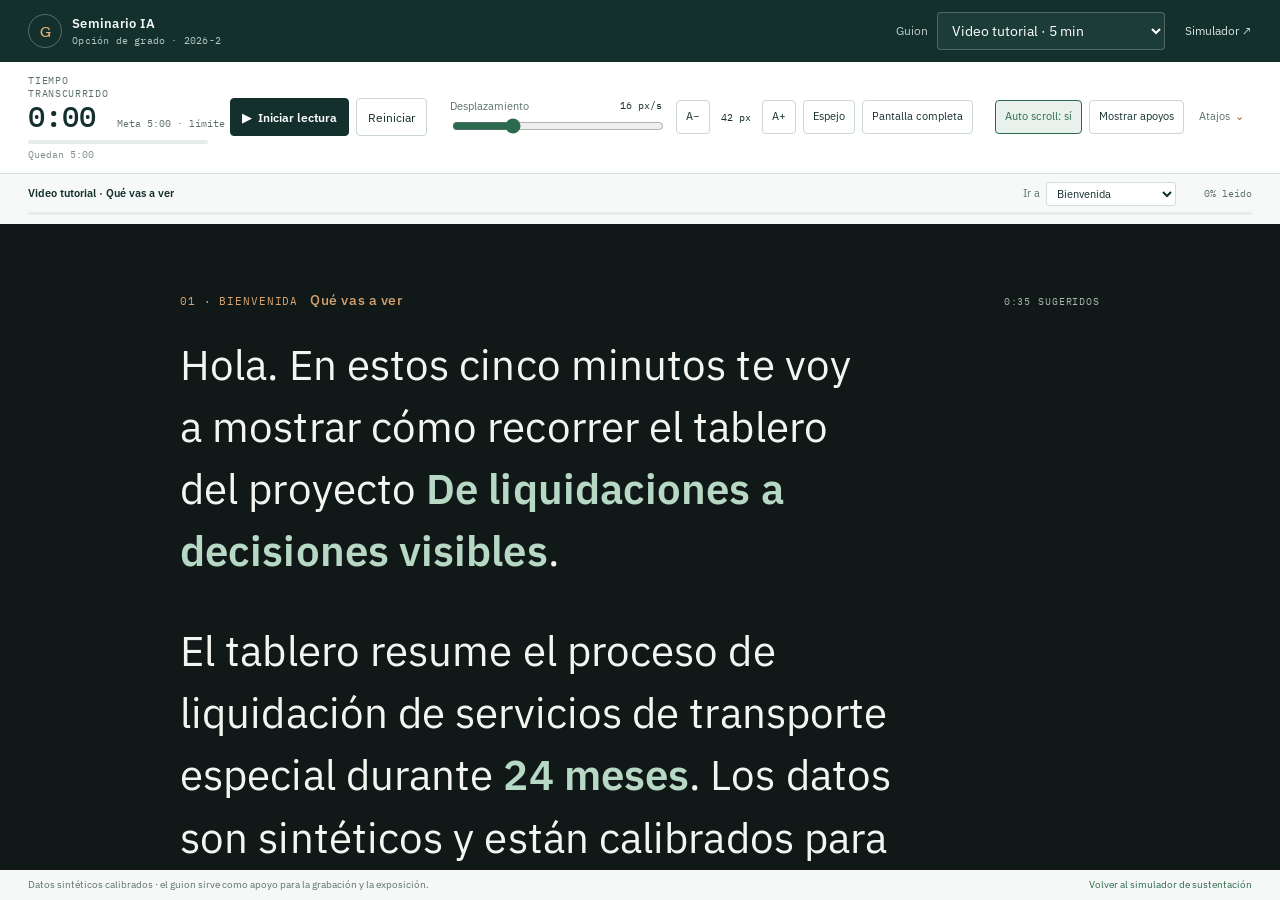
<file: teleprompter/index.html>
<!doctype html>
<html lang="es">
<head>
  <meta charset="utf-8">
  <meta name="viewport" content="width=device-width, initial-scale=1, viewport-fit=cover">
  <meta name="theme-color" content="#13302D">
  <title>Teleprompter · Opción de grado</title>
  <link rel="preconnect" href="https://fonts.googleapis.com">
  <link rel="preconnect" href="https://fonts.gstatic.com" crossorigin>
  <link rel="stylesheet" href="https://fonts.googleapis.com/css2?family=IBM+Plex+Mono:wght@400;500&family=IBM+Plex+Sans:wght@400;500;600&family=Zilla+Slab:wght@500;600&display=swap">
  <link rel="stylesheet" href="styles.css">
</head>
<body>
  <a class="skip-link" href="#reader">Ir al texto del guion</a>
  <div class="app" id="app">
    <header class="topbar">
      <a class="brand" href="../guion/" aria-label="Volver al simulador de sustentación">
        <span class="brand-mark">G</span>
        <span><b>Seminario IA</b><small>Opción de grado · 2026-2</small></span>
      </a>
      <div class="session-picker">
        <label for="script-select">Guion</label>
        <select id="script-select">
          <option value="tutorial">Video tutorial · 5 min</option>
          <option value="presentacion">Presentación · meta 9 min</option>
        </select>
      </div>
      <a class="back-link" href="../guion/">Simulador ↗</a>
    </header>

    <section class="control-deck" aria-label="Controles del teleprompter">
      <div class="timer-card" id="timer-card">
        <div class="timer-row">
          <div>
            <span class="eyebrow">Tiempo transcurrido</span>
            <output class="timer" id="timer" role="timer" aria-label="Tiempo transcurrido">0:00</output>
          </div>
          <div class="timer-target" id="timer-target">Meta 5:00</div>
        </div>
        <div class="timer-track" aria-hidden="true"><span id="timer-progress"></span></div>
        <div class="remaining" id="remaining">Quedan 5:00</div>
      </div>

      <div class="controls-main">
        <div class="play-controls">
          <button class="button button-primary" id="play-button" type="button" title="Iniciar o pausar (espacio)">
            <span aria-hidden="true" id="play-icon">▶</span><span id="play-label">Iniciar lectura</span>
          </button>
          <button class="button button-quiet" id="reset-button" type="button" title="Reiniciar cronómetro y posición">Reiniciar</button>
        </div>
        <div class="adjustments">
          <label class="range-control" for="speed-range">
            <span>Desplazamiento <output id="speed-output">16 px/s</output></span>
            <input id="speed-range" type="range" min="4" max="48" step="1" value="16">
          </label>
          <div class="reading-controls">
            <div class="font-control" aria-label="Tamaño del texto">
              <button class="button button-small" id="font-down" type="button" title="Reducir tamaño de texto">A−</button>
              <span id="font-output" aria-live="polite">42 px</span>
              <button class="button button-small" id="font-up" type="button" title="Aumentar tamaño de texto">A+</button>
            </div>
            <button class="button button-small" id="mirror-button" type="button" aria-pressed="false" title="Voltear el texto para leerlo en un espejo">Espejo</button>
            <button class="button button-small" id="fullscreen-button" type="button" title="Abrir pantalla completa (F)">Pantalla completa</button>
          </div>
        </div>
      </div>

      <div class="extra-controls">
        <button class="button button-small" id="autoscroll-button" type="button" aria-pressed="true" title="Activar o desactivar desplazamiento automático">Auto scroll: sí</button>
        <button class="button button-small" id="cues-button" type="button" aria-pressed="false">Mostrar apoyos</button>
        <details class="shortcuts">
          <summary>Atajos</summary>
          <div class="shortcut-popover">
            <p><kbd>Espacio</kbd> iniciar o pausar</p>
            <p><kbd>←</kbd> <kbd>→</kbd> capítulo anterior o siguiente</p>
            <p><kbd>F</kbd> pantalla completa · <kbd>M</kbd> espejo</p>
            <p><kbd>+</kbd> <kbd>−</kbd> tamaño de letra</p>
          </div>
        </details>
      </div>
    </section>

    <section class="reading-status" aria-label="Progreso del guion">
      <div class="status-line">
        <span id="active-chapter" aria-live="polite">Preparando el guion…</span>
        <label class="chapter-picker" for="chapter-select">Ir a
          <select id="chapter-select" aria-label="Ir a un capítulo"></select>
        </label>
        <span class="scroll-progress-label" id="scroll-progress-label">0% leído</span>
      </div>
      <div class="scroll-track" aria-hidden="true"><span id="scroll-progress"></span></div>
    </section>

    <main class="reader" id="reader" tabindex="0" aria-label="Texto del teleprompter">
      <div class="reader-inner" id="script-content"></div>
    </main>
    <footer class="footer-note">
      <span>Datos sintéticos calibrados · el guion sirve como apoyo para la grabación y la exposición.</span>
      <a href="../guion/">Volver al simulador de sustentación</a>
    </footer>
  </div>

  <script src="../guion/guion.js"></script>
  <script src="teleprompter.js"></script>
</body>
</html>
</file>
<file: teleprompter/styles.css>
:root {
  color-scheme: light;
  --tinta: #13302D;
  --verde: #2C6A4F;
  --ocre: #A85F22;
  --suave: #8FB5A6;
  --alerta: #A3382E;
  --ground: #E9EFEC;
  --panel: #FFFFFF;
  --line: #D6E0DC;
  --muted: #5C716E;
  --faint: #81918E;
  --reading: #101917;
  --reading-ink: #F3F5F0;
  --reading-muted: #AEBDB8;
  --font-reading: 42px;
  --ui: "IBM Plex Sans", -apple-system, BlinkMacSystemFont, "Segoe UI", sans-serif;
  --display: "Zilla Slab", Georgia, serif;
  --mono: "IBM Plex Mono", ui-monospace, Menlo, monospace;
}

* { box-sizing: border-box; }
html, body { width: 100%; height: 100%; margin: 0; }
body { background: var(--ground); color: var(--tinta); font: 14px/1.45 var(--ui); overflow: hidden; }
button, select, input { font: inherit; }
button, summary, select { cursor: pointer; }
button:focus-visible, select:focus-visible, input:focus-visible, summary:focus-visible, a:focus-visible, .reader:focus-visible { outline: 3px solid var(--ocre); outline-offset: 3px; }

.skip-link { position: fixed; z-index: 100; top: 8px; left: 8px; transform: translateY(-160%); padding: 9px 12px; border-radius: 4px; background: #fff; color: var(--tinta); }
.skip-link:focus { transform: translateY(0); }
.app { display: grid; grid-template-rows: auto auto auto minmax(0, 1fr) auto; height: 100vh; height: 100dvh; min-height: 0; }

.topbar { display: flex; align-items: center; gap: 20px; min-height: 62px; padding: calc(8px + env(safe-area-inset-top)) max(clamp(14px, 2.2vw, 32px), env(safe-area-inset-right)) 8px max(clamp(14px, 2.2vw, 32px), env(safe-area-inset-left)); background: var(--tinta); color: #F2F6F4; }
.brand { display: flex; align-items: center; gap: 10px; color: inherit; text-decoration: none; white-space: nowrap; }
.brand-mark { display: grid; place-items: center; width: 34px; height: 34px; border: 1px solid rgba(255,255,255,.28); border-radius: 50%; color: #E8B37C; font: 500 16px var(--display); }
.brand b, .brand small { display: block; }
.brand b { font-size: 13px; font-weight: 600; letter-spacing: .02em; }
.brand small { color: #B6C5C0; font: 10px var(--mono); letter-spacing: .02em; }
.session-picker { display: flex; align-items: center; gap: 9px; margin-left: auto; }
.session-picker label { color: #C0CECA; font-size: 12px; }
.session-picker select { min-height: 38px; max-width: min(52vw, 310px); padding: 7px 32px 7px 10px; border: 1px solid rgba(255,255,255,.23); border-radius: 4px; background: #1C3C37; color: #fff; }
.back-link { color: #D7E4DF; font-size: 12px; text-decoration: none; white-space: nowrap; }
.back-link:hover { color: white; text-decoration: underline; }

.control-deck { display: grid; grid-template-columns: 180px minmax(0, 1fr) auto; align-items: center; gap: clamp(12px, 1.7vw, 24px); padding: 12px clamp(14px, 2.2vw, 32px); border-bottom: 1px solid var(--line); background: var(--panel); }
.timer-card { min-width: 0; }
.timer-row { display: flex; align-items: end; justify-content: space-between; gap: 8px; }
.eyebrow { display: block; color: var(--muted); font: 10px var(--mono); letter-spacing: .07em; text-transform: uppercase; }
.timer { display: block; margin-top: 1px; color: var(--tinta); font: 500 29px/1.1 var(--mono); font-variant-numeric: tabular-nums; }
.timer.over { color: var(--alerta); }
.timer-target { padding-bottom: 3px; color: var(--muted); font: 10px var(--mono); white-space: nowrap; }
.timer-track, .scroll-track { height: 4px; overflow: hidden; border-radius: 5px; background: #E5ECE9; }
.timer-track { margin-top: 7px; }
.timer-track span, .scroll-track span { display: block; width: 0; height: 100%; background: var(--verde); transition: width .2s linear, background-color .2s ease; }
.timer-track span.over { background: var(--alerta); }
.remaining { margin-top: 4px; color: var(--faint); font: 10px var(--mono); }
.remaining.over { color: var(--alerta); }

.controls-main { display: flex; align-items: center; gap: clamp(12px, 1.8vw, 26px); min-width: 0; }
.play-controls, .reading-controls, .font-control, .extra-controls { display: flex; align-items: center; gap: 7px; }
.adjustments { display: flex; align-items: center; justify-content: space-between; gap: 14px; min-width: 0; flex: 1; }
.button { display: inline-flex; align-items: center; justify-content: center; gap: 7px; min-height: 38px; padding: 7px 11px; border: 1px solid #CBD7D3; border-radius: 4px; background: #fff; color: var(--tinta); font-size: 12px; white-space: nowrap; transition: background-color .15s, border-color .15s, transform .15s; }
.button:hover { border-color: #96ACA5; background: #F4F7F5; }
.button:active { transform: translateY(1px); }
.button-primary { border-color: var(--tinta); background: var(--tinta); color: #fff; font-weight: 600; }
.button-primary:hover { border-color: #214D43; background: #214D43; }
.button-small { min-height: 34px; padding: 6px 9px; font-size: 11px; }
.button[aria-pressed="true"] { border-color: var(--verde); background: #E8F1EC; color: var(--verde); }
.button-primary[aria-pressed="true"] { background: var(--verde); color: #fff; }
.range-control { display: block; min-width: 125px; max-width: 215px; flex: 1; color: var(--muted); font-size: 11px; }
.range-control > span { display: flex; justify-content: space-between; gap: 8px; margin-bottom: 3px; white-space: nowrap; }
.range-control output, .font-control span { color: var(--tinta); font: 10px var(--mono); white-space: nowrap; }
input[type="range"] { display: block; width: 100%; height: 16px; accent-color: var(--verde); }
.font-control { gap: 5px; }
.font-control span { min-width: 42px; text-align: center; }
.extra-controls { justify-content: flex-end; }
.shortcuts { position: relative; }
.shortcuts summary { list-style: none; padding: 7px 8px; color: var(--muted); font-size: 11px; white-space: nowrap; }
.shortcuts summary::-webkit-details-marker { display: none; }
.shortcuts summary::after { content: "⌄"; margin-left: 5px; color: var(--ocre); }
.shortcuts[open] summary::after { content: "⌃"; }
.shortcut-popover { position: absolute; z-index: 5; top: calc(100% + 8px); right: 0; width: 265px; padding: 10px 13px; border: 1px solid var(--line); border-radius: 5px; background: #fff; box-shadow: 0 8px 24px rgba(19,48,45,.14); }
.shortcut-popover p { margin: 4px 0; color: var(--muted); font-size: 11px; }
kbd { padding: 1px 5px; border: 1px solid #D4DEDA; border-radius: 3px; background: #F6F8F7; color: var(--tinta); font: 10px var(--mono); }

.reading-status { padding: 8px clamp(14px, 2.2vw, 32px) 9px; background: #F7F9F8; }
.status-line { display: flex; align-items: center; gap: 14px; min-width: 0; margin-bottom: 6px; color: var(--muted); font-size: 11px; }
.status-line > span:first-child { overflow: hidden; color: var(--tinta); font-weight: 600; text-overflow: ellipsis; white-space: nowrap; }
.chapter-picker { display: flex; align-items: center; gap: 6px; margin-left: auto; white-space: nowrap; }
.chapter-picker select { max-width: min(40vw, 260px); padding: 3px 6px; border: 1px solid #D4DEDA; border-radius: 3px; background: #fff; color: var(--tinta); font-size: 11px; }
.scroll-progress-label { min-width: 62px; font: 10px var(--mono); text-align: right; white-space: nowrap; }
.scroll-track { height: 3px; }
.scroll-track span { background: var(--ocre); }

.reader { min-height: 0; overflow-x: hidden; overflow-y: auto; overscroll-behavior: contain; padding: clamp(18px, 3.5vh, 42px) clamp(16px, 5vw, 72px) 20vh; background: var(--reading); color: var(--reading-ink); scroll-behavior: auto; scrollbar-color: #4A615A #16211F; scrollbar-width: thin; }
.reader-inner { width: min(100%, 920px); margin: 0 auto; transform-origin: center; }
.reader.mirrored .reader-inner { transform: scaleX(-1); }
.chapter { padding: clamp(22px, 4vh, 44px) 0 clamp(32px, 7vh, 72px); border-bottom: 1px solid rgba(235,245,239,.14); scroll-margin-top: 24px; }
.chapter-heading { display: flex; align-items: baseline; gap: 12px; margin-bottom: clamp(14px, 2.6vh, 24px); color: #D9A36F; font: 11px var(--mono); letter-spacing: .08em; text-transform: uppercase; }
.chapter-heading h2 { margin: 0; color: #D9A36F; font: 500 14px/1.35 var(--ui); letter-spacing: .04em; text-transform: none; }
.chapter-heading .duration { margin-left: auto; color: #A4B4AE; font: 10px var(--mono); white-space: nowrap; }
.speech { font-size: var(--font-reading); line-height: 1.48; letter-spacing: .002em; font-weight: 400; text-wrap: pretty; }
.speech p { max-width: 31ch; margin: 0 0 .9em; }
.speech p:last-child { margin-bottom: 0; }
.speech b { color: #B7D8C5; font-weight: 600; }
.cues { display: none; max-width: 70ch; margin: 28px 0 0; padding: 14px 17px; border-left: 2px solid var(--ocre); background: rgba(255,255,255,.055); color: var(--reading-muted); font-size: 13px; }
.with-cues .cues { display: block; }
.cues-label { margin: 0 0 6px; color: #D9A36F; font: 10px var(--mono); letter-spacing: .08em; text-transform: uppercase; }
.cues ul { margin: 0; padding-left: 18px; }
.cues li { margin: 4px 0; }
.cues .question { margin-top: 12px; color: var(--reading-ink); }
.cues .question b { color: #B7D8C5; }
.end-marker { padding: 26px 0 0; color: #A4B4AE; font: 11px var(--mono); letter-spacing: .08em; text-align: center; text-transform: uppercase; }

.footer-note { display: flex; justify-content: space-between; gap: 12px; padding: 8px clamp(14px, 2.2vw, 32px) calc(8px + env(safe-area-inset-bottom)); background: #F5F8F6; color: var(--muted); font-size: 10px; }
.footer-note a { color: var(--verde); text-decoration: none; white-space: nowrap; }
.footer-note a:hover { text-decoration: underline; }

@media (max-width: 1080px) {
  body { overflow: hidden; }
  .control-deck { grid-template-columns: 155px minmax(0, 1fr); gap: 12px 18px; }
  .controls-main { gap: 14px; }
  .adjustments { gap: 10px; }
  .extra-controls { grid-column: 2; justify-content: flex-start; margin-top: -3px; }
  .timer { font-size: 26px; }
  .range-control { max-width: 190px; }
}

@media (max-width: 760px) {
  .topbar { min-height: 56px; gap: 10px; padding: calc(7px + env(safe-area-inset-top)) max(12px, env(safe-area-inset-right)) 7px max(12px, env(safe-area-inset-left)); }
  .brand { gap: 7px; }
  .brand-mark { width: 30px; height: 30px; }
  .brand small { font-size: 9px; }
  .session-picker { gap: 0; }
  .session-picker label, .back-link { display: none; }
  .session-picker select { max-width: 48vw; min-height: 36px; padding: 6px 25px 6px 8px; font-size: 11px; }
  .control-deck { grid-template-columns: minmax(0, 1fr); gap: 8px; padding: 9px 12px; }
  .timer-card { display: grid; grid-template-columns: minmax(0, 1fr) auto; align-items: center; column-gap: 10px; }
  .timer-row { display: flex; align-items: baseline; gap: 10px; }
  .eyebrow { display: none; }
  .timer { display: inline; margin: 0; font-size: 23px; }
  .timer-target { padding: 0; font-size: 9px; }
  .timer-track { grid-column: 1 / -1; grid-row: 2; margin-top: 5px; }
  .remaining { margin: 0; font-size: 9px; text-align: right; }
  .controls-main { display: grid; grid-template-columns: auto minmax(0, 1fr); gap: 8px; }
  .play-controls { gap: 5px; }
  .button { min-height: 40px; padding: 7px 9px; font-size: 11px; }
  .button-small { min-height: 36px; padding: 6px 8px; }
  .button-primary { min-width: 120px; }
  .adjustments { display: grid; grid-template-columns: minmax(0, 1fr); gap: 3px; }
  .range-control { max-width: none; min-width: 0; font-size: 9px; }
  .range-control > span { margin: 0; }
  input[type="range"] { height: 14px; margin: 0; }
  .reading-controls { justify-content: space-between; gap: 4px; }
  .font-control { gap: 3px; }
  .font-control .button { min-width: 34px; }
  .font-control span { min-width: 35px; font-size: 9px; }
  #fullscreen-button { max-width: 40px; overflow: hidden; font-size: 0; }
  #fullscreen-button::before { content: "⛶"; font-size: 18px; }
  .extra-controls { grid-column: auto; justify-content: space-between; gap: 5px; margin: 0; }
  .extra-controls .button { flex: 1; }
  .shortcuts summary { padding: 8px 4px; }
  .shortcut-popover { right: -2px; }
  .reading-status { padding: 7px 12px; }
  .status-line { gap: 8px; font-size: 10px; }
  .chapter-picker { gap: 4px; }
  .chapter-picker select { max-width: 38vw; font-size: 10px; }
  .scroll-progress-label { min-width: 48px; font-size: 9px; }
  .reader { padding: 2vh 18px 28vh; }
  .reader-inner { width: 100%; }
  .chapter { padding: 23px 0 34px; scroll-margin-top: 8px; }
  .chapter-heading { gap: 7px; margin-bottom: 14px; font-size: 9px; }
  .chapter-heading h2 { font-size: 12px; }
  .chapter-heading .duration { font-size: 9px; }
  .speech { font-size: var(--font-reading); line-height: 1.5; }
  .speech p { max-width: 27ch; }
  .cues { margin-top: 20px; padding: 12px; font-size: 12px; }
  .footer-note { padding: 7px 12px calc(7px + env(safe-area-inset-bottom)); font-size: 9px; }
  .footer-note span { max-width: 68%; }
}

@media (max-width: 390px) {
  .controls-main { grid-template-columns: minmax(0, 1fr); }
  .play-controls .button-primary { flex: 1; }
  .adjustments { grid-template-columns: minmax(0, 1fr) auto; }
  .range-control { min-width: 90px; }
  .brand b { font-size: 11px; }
  .brand small { max-width: 112px; font-size: 8px; }
  .session-picker select { max-width: 44vw; font-size: 10px; }
  .play-controls .button { padding-left: 7px; padding-right: 7px; }
  .button-primary { min-width: 112px; }
  #reset-button { font-size: 10px; }
  .reading-controls { gap: 2px; }
  .reading-controls .button-small { padding: 5px 6px; }
  .chapter-heading .duration { display: none; }
  .footer-note a { font-size: 0; }
  .footer-note a::after { content: "Simulador ↗"; font-size: 9px; }
}

@media (max-height: 520px) and (orientation: landscape) {
  .topbar { min-height: 42px; padding-top: 4px; padding-bottom: 4px; }
  .brand-mark { width: 28px; height: 28px; }
  .control-deck { grid-template-columns: 130px minmax(0, 1fr); gap: 5px 12px; padding: 5px 14px; }
  .timer { font-size: 22px; }
  .controls-main { gap: 10px; }
  .button { min-height: 33px; padding-top: 5px; padding-bottom: 5px; }
  .extra-controls { margin-top: -2px; }
  .reading-status { padding-top: 4px; padding-bottom: 5px; }
  .status-line { margin-bottom: 3px; }
  .reader { padding-top: 8px; }
  .chapter { padding: 12px 0 20px; }
  .chapter-heading { margin-bottom: 8px; }
  .speech { font-size: min(var(--font-reading), 7vh); line-height: 1.35; }
  .footer-note { padding-top: 4px; padding-bottom: 4px; }
}

@media (prefers-reduced-motion: reduce) {
  *, *::before, *::after { scroll-behavior: auto !important; transition-duration: .01ms !important; }
}
</file>
